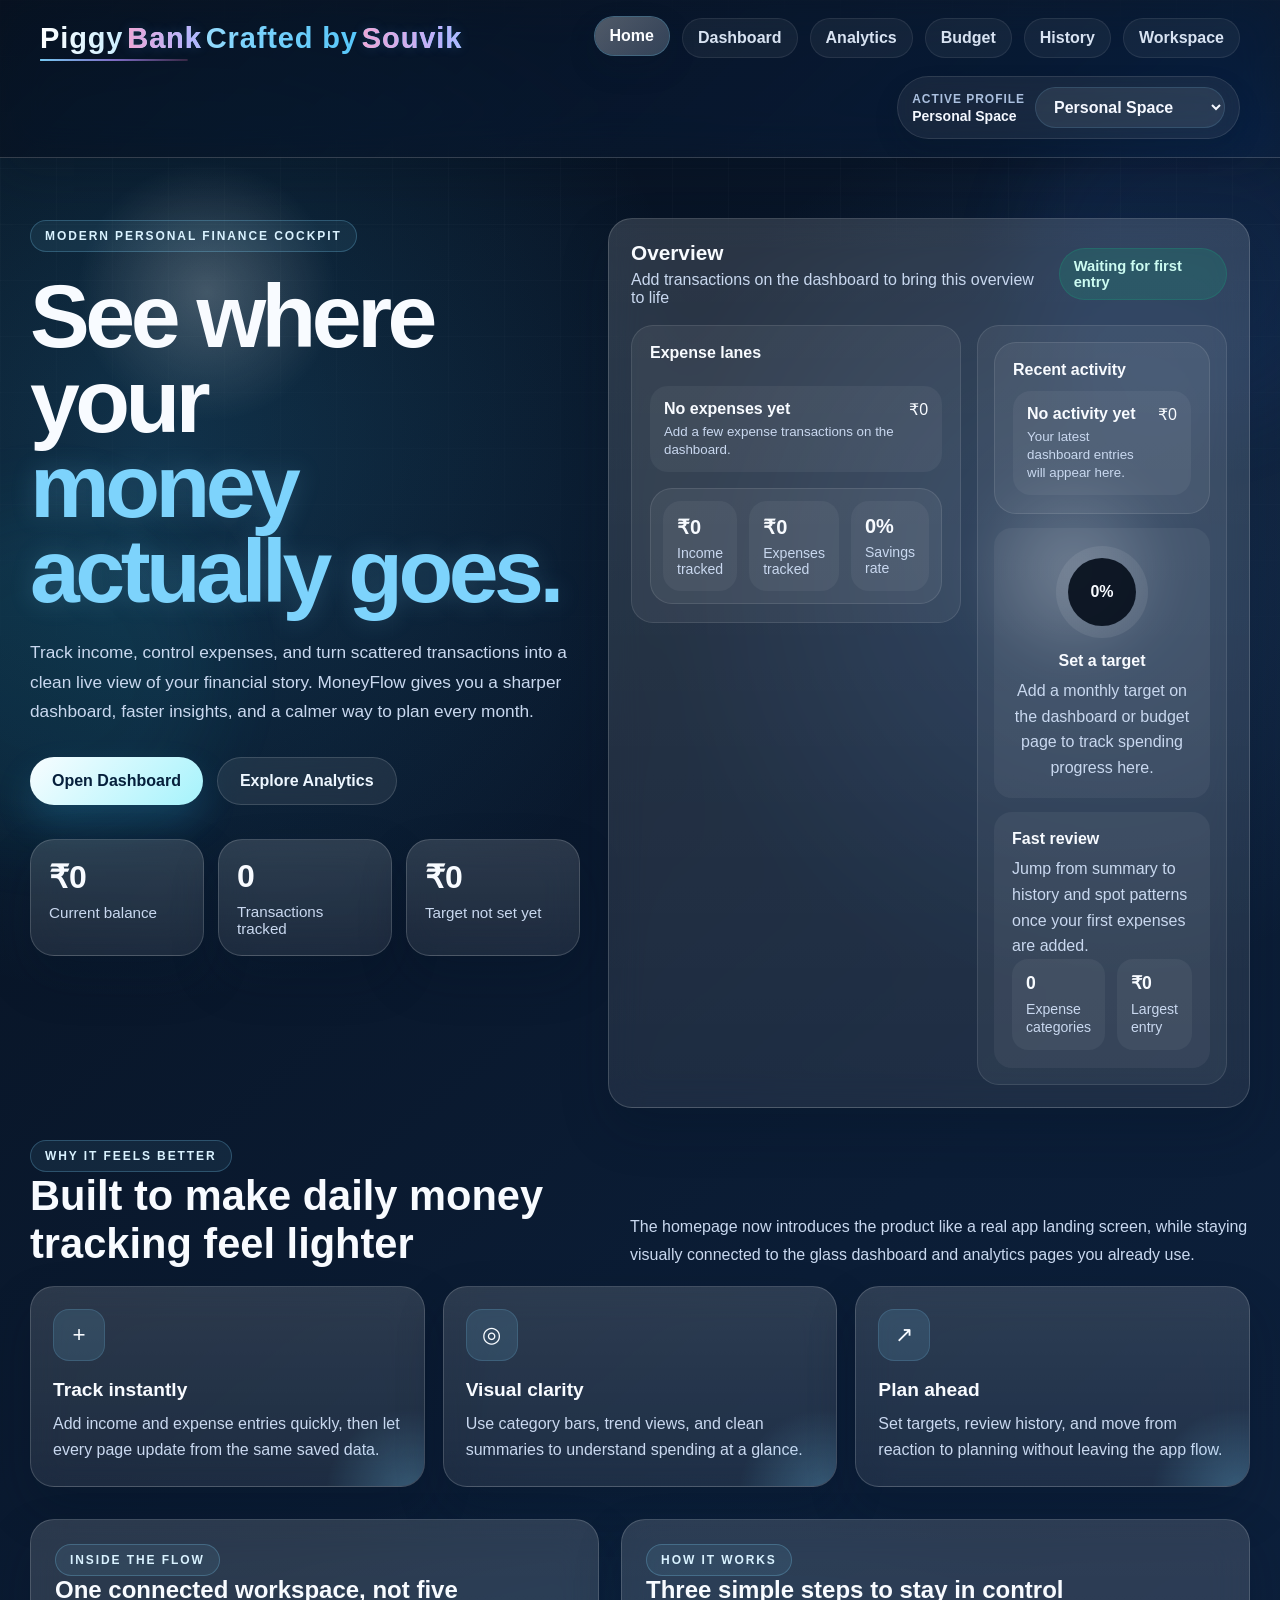
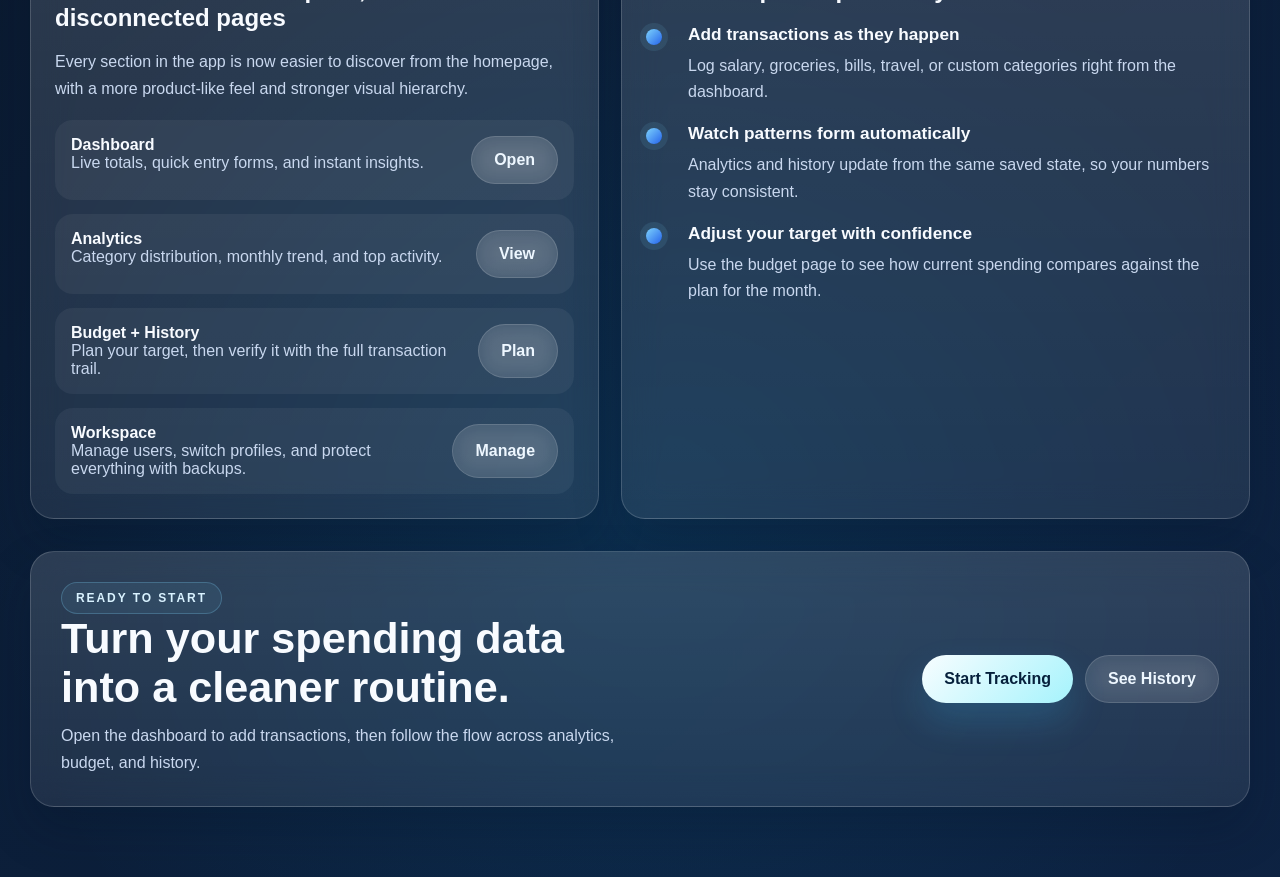
<file: index.html>
<!DOCTYPE html>
<html lang="en">
<head>
<meta charset="UTF-8">
<meta name="viewport" content="width=device-width, initial-scale=1.0">
<title>PiggyBank</title>

<link rel="stylesheet" href="CSS/homepage.css">
<link rel="stylesheet" href="CSS/shared.css">

</head>

<body>
<div class="grid-lines"></div>
<div class="orb one"></div>
<div class="orb two"></div>

<div class="navbar">
    <a href="index.html" class="logo">Piggy<span>Bank</span>Crafted by<span>Souvik</span></a>
    <div class="menu">
        <a href="index.html" class="active">Home</a>
        <a href="dashboard.html">Dashboard</a>
        <a href="analytics.html">Analytics</a>
        <a href="budget.html">Budget</a>
        <a href="history.html">History</a>
        <a href="workspace.html">Workspace</a>
    </div>
</div>

<main class="page">
    <section class="hero">
        <div class="hero-copy">
            <div class="eyebrow">Modern personal finance cockpit</div>
            <h1>
                See where your
                <span>money actually goes.</span>
            </h1>
            <p class="subtitle">
                Track income, control expenses, and turn scattered transactions into a clean live view of your financial story. MoneyFlow gives you a sharper dashboard, faster insights, and a calmer way to plan every month.
            </p>

            <div class="hero-actions">
                <a href="dashboard.html" class="cta">Open Dashboard</a>
                <a href="analytics.html" class="secondary-link">Explore Analytics</a>
            </div>

            <div class="hero-stats">
                <div class="glass-card hero-stat">
                    <strong id="heroStatPrimary">₹0</strong>
                    <span id="heroStatPrimaryLabel">Current balance</span>
                </div>
                <div class="glass-card hero-stat">
                    <strong id="heroStatSecondary">0</strong>
                    <span id="heroStatSecondaryLabel">Transactions tracked</span>
                </div>
                <div class="glass-card hero-stat">
                    <strong id="heroStatTertiary">₹0</strong>
                    <span id="heroStatTertiaryLabel">Monthly target left</span>
                </div>
            </div>
        </div>

        <div class="visual-stage">
            <div class="glass-card dashboard-shell">
                <div class="shell-top">
                    <div class="shell-title">
                        <strong>Overview</strong>
                        <span class="micro-copy" id="overviewSubtitle">A calm snapshot of this month</span>
                    </div>
                    <div class="status-pill" id="overviewStatus">Synced in realtime</div>
                </div>

                <div class="shell-grid">
                    <div class="chart-panel">
                        <strong id="expenseLanesTitle">Expense lanes</strong>
                        <div class="chart-lines" id="expenseLanes"></div>

                        <div class="summary-strip">
                            <div class="summary-chip">
                                <strong id="overviewIncome">₹0</strong>
                                <span>Income tracked</span>
                            </div>
                            <div class="summary-chip">
                                <strong id="overviewExpense">₹0</strong>
                                <span>Expenses tracked</span>
                            </div>
                            <div class="summary-chip">
                                <strong id="overviewSavingsRate">0%</strong>
                                <span>Savings rate</span>
                            </div>
                        </div>
                    </div>

                    <div class="overview-side">
                        <div class="activity-panel">
                            <strong>Recent activity</strong>
                            <div id="recentActivityList"></div>
                        </div>

                        <div class="integrated-card ring-card">
                            <div class="ring" id="budgetRing" data-progress="0%"></div>
                            <strong id="budgetRhythmTitle">Budget Rhythm</strong>
                            <p class="card-copy" id="budgetRhythmCopy">Stay ahead of overspending with live target progress built into the same overview.</p>
                        </div>

                        <div class="integrated-card floating-note">
                            <strong id="fastReviewTitle">Fast review</strong>
                            <p class="card-copy" id="fastReviewCopy">Jump from summary to history and spot patterns without digging through multiple screens.</p>
                            <div class="mini-overview">
                                <div class="mini-overview-card">
                                    <strong id="miniOverviewPrimary">0</strong>
                                    <span id="miniOverviewPrimaryLabel">Expense categories</span>
                                </div>
                                <div class="mini-overview-card">
                                    <strong id="miniOverviewSecondary">₹0</strong>
                                    <span id="miniOverviewSecondaryLabel">Largest entry</span>
                                </div>
                            </div>
                        </div>
                    </div>
                </div>
            </div>
        </div>
    </section>

    <section class="section">
        <div class="section-head">
            <div>
                <div class="eyebrow">Why it feels better</div>
                <h2>Built to make daily money tracking feel lighter</h2>
            </div>
            <p class="section-copy">
                The homepage now introduces the product like a real app landing screen, while staying visually connected to the glass dashboard and analytics pages you already use.
            </p>
        </div>

        <div class="feature-grid">
            <article class="glass-card feature-card">
                <div class="feature-icon">+</div>
                <div class="feature-text">
                    <h3>Track instantly</h3>
                    <p>Add income and expense entries quickly, then let every page update from the same saved data.</p>
                </div>
            </article>

            <article class="glass-card feature-card">
                <div class="feature-icon">◎</div>
                <div class="feature-text">
                    <h3>Visual clarity</h3>
                    <p>Use category bars, trend views, and clean summaries to understand spending at a glance.</p>
                </div>
            </article>

            <article class="glass-card feature-card">
                <div class="feature-icon">↗</div>
                <div class="feature-text">
                    <h3>Plan ahead</h3>
                    <p>Set targets, review history, and move from reaction to planning without leaving the app flow.</p>
                </div>
            </article>
        </div>
    </section>

    <section class="section showcase">
        <div class="glass-card showcase-panel">
            <div class="eyebrow">Inside the flow</div>
            <h2>One connected workspace, not five disconnected pages</h2>
            <p class="section-copy" style="margin-top: 16px;">
                Every section in the app is now easier to discover from the homepage, with a more product-like feel and stronger visual hierarchy.
            </p>

            <div class="mini-stack">
                <div class="mini-card">
                    <div>
                        <strong>Dashboard</strong>
                        <p class="card-copy">Live totals, quick entry forms, and instant insights.</p>
                    </div>
                    <a href="dashboard.html" class="secondary-link">Open</a>
                </div>

                <div class="mini-card">
                    <div>
                        <strong>Analytics</strong>
                        <p class="card-copy">Category distribution, monthly trend, and top activity.</p>
                    </div>
                    <a href="analytics.html" class="secondary-link">View</a>
                </div>

                <div class="mini-card">
                    <div>
                        <strong>Budget + History</strong>
                        <p class="card-copy">Plan your target, then verify it with the full transaction trail.</p>
                    </div>
                    <a href="budget.html" class="secondary-link">Plan</a>
                </div>

                <div class="mini-card">
                    <div>
                        <strong>Workspace</strong>
                        <p class="card-copy">Manage users, switch profiles, and protect everything with backups.</p>
                    </div>
                    <a href="workspace.html" class="secondary-link">Manage</a>
                </div>
            </div>
        </div>

        <div class="glass-card timeline-panel">
            <div class="eyebrow">How it works</div>
            <h2>Three simple steps to stay in control</h2>

            <div class="timeline">
                <div class="timeline-item">
                    <div class="timeline-dot"></div>
                    <div class="timeline-copy">
                        <h3>Add transactions as they happen</h3>
                        <p>Log salary, groceries, bills, travel, or custom categories right from the dashboard.</p>
                    </div>
                </div>

                <div class="timeline-item">
                    <div class="timeline-dot"></div>
                    <div class="timeline-copy">
                        <h3>Watch patterns form automatically</h3>
                        <p>Analytics and history update from the same saved state, so your numbers stay consistent.</p>
                    </div>
                </div>

                <div class="timeline-item">
                    <div class="timeline-dot"></div>
                    <div class="timeline-copy">
                        <h3>Adjust your target with confidence</h3>
                        <p>Use the budget page to see how current spending compares against the plan for the month.</p>
                    </div>
                </div>
            </div>
        </div>
    </section>

    <section class="glass-card footer-cta">
        <div>
            <div class="eyebrow">Ready to start</div>
            <h2>Turn your spending data into a cleaner routine.</h2>
            <p>Open the dashboard to add transactions, then follow the flow across analytics, budget, and history.</p>
        </div>

        <div class="footer-actions">
            <a href="dashboard.html" class="cta">Start Tracking</a>
            <a href="history.html" class="secondary-link">See History</a>
        </div>
    </section>
</main>

<script src="JS/app-core.js"></script>
<script src="JS/shared.js"></script>
<script src="JS/homepage.js"></script>

</body>
</html>
</file>
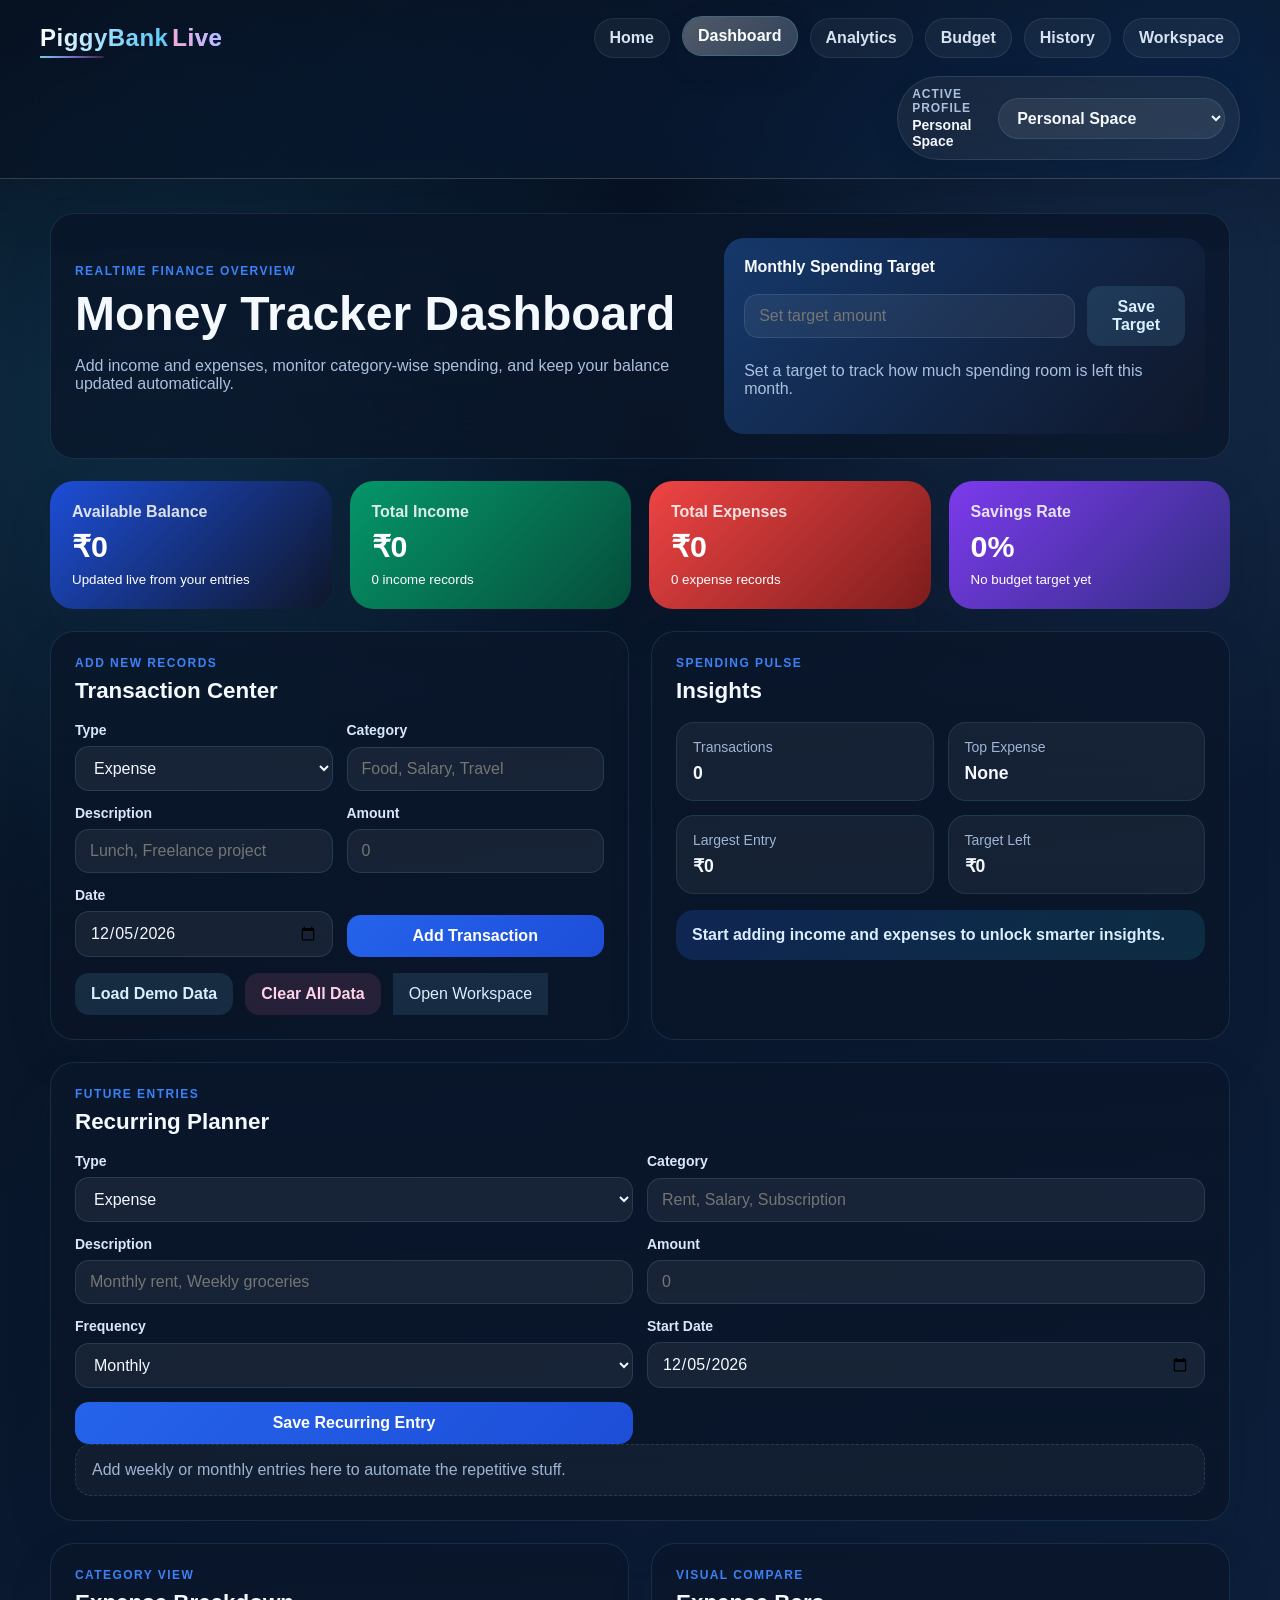
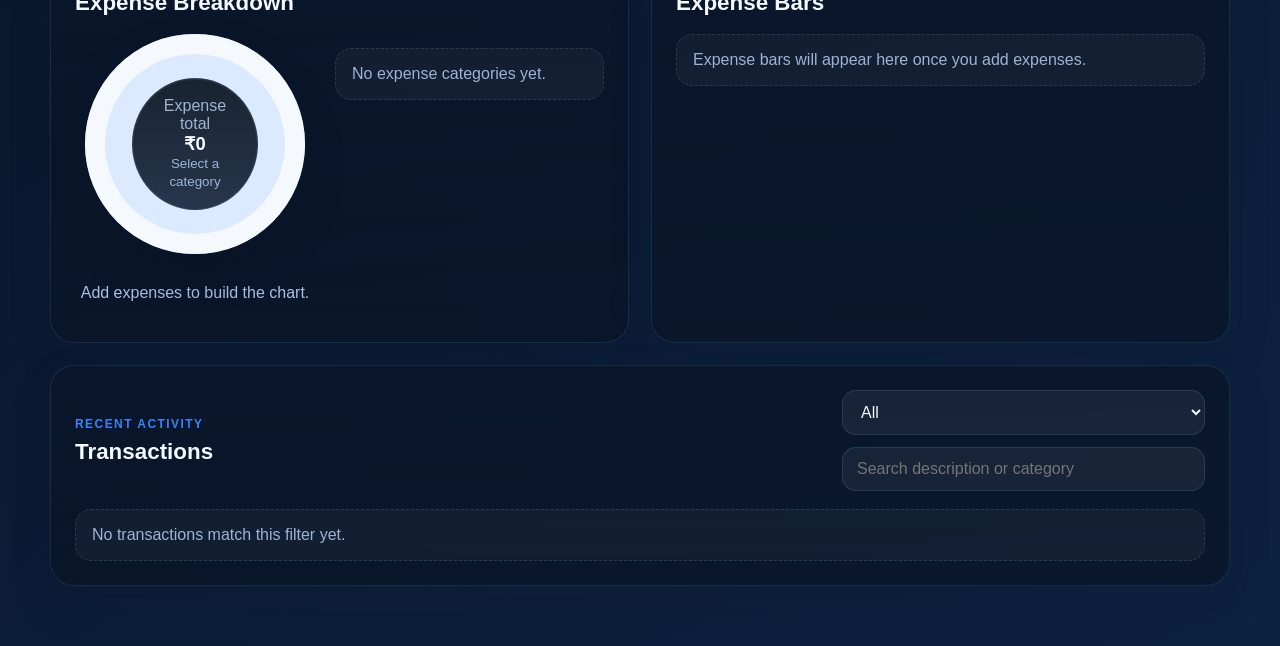
<file: dashboard.html>
<!DOCTYPE html>
<html lang="en">
<head>
  <meta charset="UTF-8">
  <meta name="viewport" content="width=device-width, initial-scale=1.0">
  <title>PiggyBank Dashboard</title>
  <link rel="stylesheet" href="CSS/dashboard.css">
  <link rel="stylesheet" href="CSS/shared.css">
</head>
<body>

<div class="navbar">
  <a href="index.html" class="logo">PiggyBank <span>Live</span></a>
  <div class="menu">
    <a href="index.html">Home</a>
    <a href="dashboard.html" class="active">Dashboard</a>
    <a href="analytics.html">Analytics</a>
    <a href="budget.html">Budget</a>
    <a href="history.html">History</a>
    <a href="workspace.html">Workspace</a>
  </div>
</div>

<div class="container">
  <section class="hero">
    <div>
      <p class="eyebrow">Realtime finance overview</p>
      <h1>Money Tracker Dashboard</h1>
      <p class="hero-copy">
        Add income and expenses, monitor category-wise spending, and keep your balance updated automatically.
      </p>
    </div>

    <div class="hero-actions">
      <div class="goal-card">
        <label for="budgetTarget">Monthly Spending Target</label>
        <div class="goal-input-row">
          <input id="budgetTarget" type="number" min="0" placeholder="Set target amount">
          <button type="button" class="secondary-btn" onclick="saveBudgetTarget()">Save Target</button>
        </div>
        <p id="budgetMessage" class="helper-text">Set a target to track how much spending room is left this month.</p>
      </div>
    </div>
  </section>

  <section class="cards">
    <div class="card balance">
      <span class="card-label">Available Balance</span>
      <strong id="balanceValue">₹0</strong>
      <small id="balanceMeta">Updated live from your entries</small>
    </div>
    <div class="card income">
      <span class="card-label">Total Income</span>
      <strong id="incomeValue">₹0</strong>
      <small id="incomeMeta">0 income records</small>
    </div>
    <div class="card expense">
      <span class="card-label">Total Expenses</span>
      <strong id="expenseValue">₹0</strong>
      <small id="expenseMeta">0 expense records</small>
    </div>
    <div class="card neutral">
      <span class="card-label">Savings Rate</span>
      <strong id="savingsRate">0%</strong>
      <small id="targetMeta">No budget target yet</small>
    </div>
  </section>

  <section class="main-grid">
    <div class="panel">
      <div class="panel-head">
        <div>
          <p class="panel-kicker">Add new records</p>
          <h2>Transaction Center</h2>
        </div>
      </div>

      <div class="form-grid">
        <div class="field">
          <label for="entryType">Type</label>
          <select id="entryType">
            <option value="expense">Expense</option>
            <option value="income">Income</option>
          </select>
        </div>

        <div class="field">
          <label for="entryCategory">Category</label>
          <input id="entryCategory" type="text" placeholder="Food, Salary, Travel">
        </div>

        <div class="field">
          <label for="entryDescription">Description</label>
          <input id="entryDescription" type="text" placeholder="Lunch, Freelance project">
        </div>

        <div class="field">
          <label for="entryAmount">Amount</label>
          <input id="entryAmount" type="number" min="0" step="0.01" placeholder="0">
        </div>

        <div class="field">
          <label for="entryDate">Date</label>
          <input id="entryDate" type="date">
        </div>

        <div class="field field-actions">
          <button type="button" class="primary-btn" onclick="addTransaction()">Add Transaction</button>
        </div>
      </div>

      <div class="quick-actions">
        <button type="button" class="secondary-btn" onclick="seedDemoData()">Load Demo Data</button>
        <button type="button" class="ghost-btn" onclick="clearAllData()">Clear All Data</button>
        <a href="workspace.html" class="secondary-btn quick-link">Open Workspace</a>
      </div>
    </div>

    <div class="panel">
      <div class="panel-head">
        <div>
          <p class="panel-kicker">Spending pulse</p>
          <h2>Insights</h2>
        </div>
      </div>

      <div class="stats-grid">
        <div class="mini-stat">
          <span>Transactions</span>
          <strong id="transactionCount">0</strong>
        </div>
        <div class="mini-stat">
          <span>Top Expense</span>
          <strong id="topCategory">None</strong>
        </div>
        <div class="mini-stat">
          <span>Largest Entry</span>
          <strong id="largestTransaction">₹0</strong>
        </div>
        <div class="mini-stat">
          <span>Target Left</span>
          <strong id="targetLeft">₹0</strong>
        </div>
      </div>

      <div id="insight" class="insight"></div>
    </div>
  </section>

  <section class="panel">
    <div class="panel-head">
      <div>
        <p class="panel-kicker">Future entries</p>
        <h2>Recurring Planner</h2>
      </div>
    </div>

    <div class="form-grid recurring-grid">
      <div class="field">
        <label for="recurringType">Type</label>
        <select id="recurringType">
          <option value="expense">Expense</option>
          <option value="income">Income</option>
        </select>
      </div>

      <div class="field">
        <label for="recurringCategory">Category</label>
        <input id="recurringCategory" type="text" placeholder="Rent, Salary, Subscription">
      </div>

      <div class="field">
        <label for="recurringDescription">Description</label>
        <input id="recurringDescription" type="text" placeholder="Monthly rent, Weekly groceries">
      </div>

      <div class="field">
        <label for="recurringAmount">Amount</label>
        <input id="recurringAmount" type="number" min="0" step="0.01" placeholder="0">
      </div>

      <div class="field">
        <label for="recurringFrequency">Frequency</label>
        <select id="recurringFrequency">
          <option value="monthly">Monthly</option>
          <option value="weekly">Weekly</option>
        </select>
      </div>

      <div class="field">
        <label for="recurringStartDate">Start Date</label>
        <input id="recurringStartDate" type="date">
      </div>

      <div class="field field-actions">
        <button type="button" class="primary-btn" onclick="addRecurringTransaction()">Save Recurring Entry</button>
      </div>
    </div>

    <div id="recurringList" class="recurring-list"></div>
  </section>

  <section class="visual-grid">
    <div class="panel">
      <div class="panel-head">
        <div>
          <p class="panel-kicker">Category view</p>
          <h2>Expense Breakdown</h2>
        </div>
      </div>

      <div class="chart-layout">
        <div class="pie-wrap">
          <div class="pie-shell">
            <div class="pie" id="pieChart"></div>
            <div class="pie-center">
              <span id="pieCenterLabel">Expense total</span>
              <strong id="pieCenterValue">₹0</strong>
              <small id="pieCenterMeta">Select a category</small>
            </div>
          </div>
          <p id="pieInfo" class="helper-text">Add expenses to build the chart.</p>
        </div>

        <div>
          <div id="categoryHighlights" class="category-highlights"></div>
          <div id="categoryList" class="category-list"></div>
        </div>
      </div>
    </div>

    <div class="panel">
      <div class="panel-head">
        <div>
          <p class="panel-kicker">Visual compare</p>
          <h2>Expense Bars</h2>
        </div>
      </div>
      <div id="barGraph" class="bar-graph"></div>
    </div>
  </section>

  <section class="panel">
    <div class="panel-head transactions-head">
      <div>
        <p class="panel-kicker">Recent activity</p>
        <h2>Transactions</h2>
      </div>

      <div class="table-controls">
        <select id="filterType" onchange="renderTransactions()">
          <option value="all">All</option>
          <option value="income">Income</option>
          <option value="expense">Expenses</option>
        </select>
        <input id="searchText" type="text" placeholder="Search description or category" oninput="renderTransactions()">
      </div>
    </div>

    <div id="transactionList" class="transaction-list"></div>
  </section>
</div>

<script src="JS/app-core.js"></script>
<script src="JS/shared.js"></script>
<script src="JS/dashboard.js"></script>

</body>
</html>
</file>
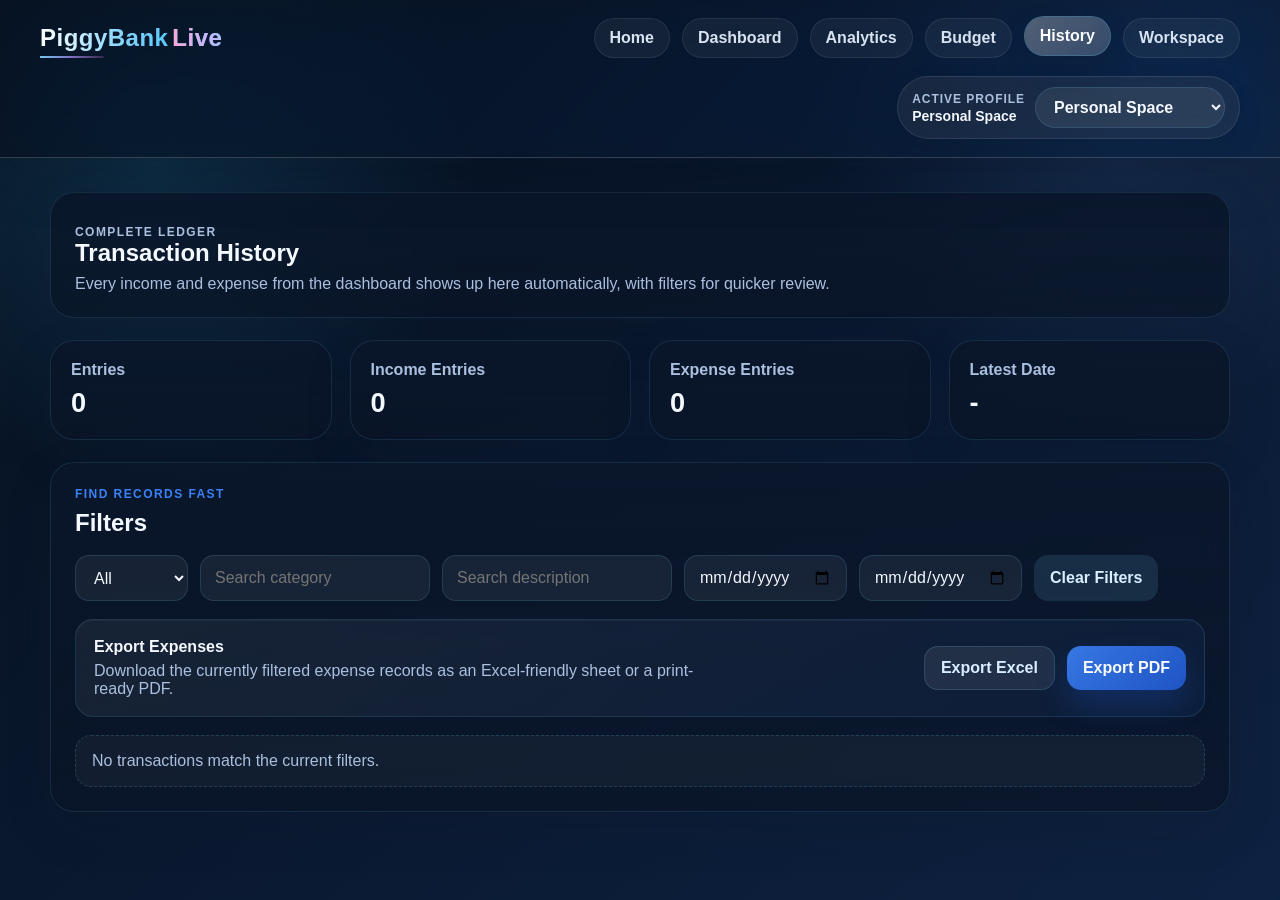
<file: history.html>
<!DOCTYPE html>
<html lang="en">
<head>
  <meta charset="UTF-8">
  <meta name="viewport" content="width=device-width, initial-scale=1.0">
  <title>Transaction History</title>
  <link rel="stylesheet" href="CSS/history.css">
  <link rel="stylesheet" href="CSS/shared.css">
</head>
<body>
  <div class="navbar">
    <a href="index.html" class="logo">PiggyBank <span>Live</span></a>
    <div class="menu">
      <a href="index.html">Home</a>
      <a href="dashboard.html">Dashboard</a>
      <a href="analytics.html">Analytics</a>
      <a href="budget.html">Budget</a>
      <a href="history.html" class="active">History</a>
      <a href="workspace.html">Workspace</a>
    </div>
  </div>

  <div class="container">
    <section class="hero">
      <p class="eyebrow">Complete ledger</p>
      <h1>Transaction History</h1>
      <p>Every income and expense from the dashboard shows up here automatically, with filters for quicker review.</p>
    </section>

    <section class="stats">
      <div class="stat">
        <span>Entries</span>
        <strong id="entryCount">0</strong>
      </div>
      <div class="stat">
        <span>Income Entries</span>
        <strong id="incomeCount">0</strong>
      </div>
      <div class="stat">
        <span>Expense Entries</span>
        <strong id="expenseCount">0</strong>
      </div>
      <div class="stat">
        <span>Latest Date</span>
        <strong id="latestDate">-</strong>
      </div>
    </section>

    <section class="panel">
      <p class="eyebrow">Find records fast</p>
      <h2>Filters</h2>
      <div class="controls">
        <select id="typeFilter" onchange="render()">
          <option value="all">All</option>
          <option value="income">Income</option>
          <option value="expense">Expense</option>
        </select>
        <input id="categoryFilter" type="text" placeholder="Search category" oninput="render()">
        <input id="searchFilter" type="text" placeholder="Search description" oninput="render()">
        <input id="fromDateFilter" type="date" onchange="render()">
        <input id="toDateFilter" type="date" onchange="render()">
        <button type="button" onclick="clearFilters()">Clear Filters</button>
      </div>
      <div class="export-bar">
        <div>
          <p class="export-title">Export Expenses</p>
          <p class="export-copy">Download the currently filtered expense records as an Excel-friendly sheet or a print-ready PDF.</p>
        </div>
        <div class="export-actions">
          <button type="button" class="button-secondary" onclick="exportExpensesToCSV()">Export Excel</button>
          <button type="button" class="button-primary" onclick="exportExpensesToPDF()">Export PDF</button>
        </div>
      </div>
      <div id="historyList" class="list"></div>
    </section>
  </div>

  <script src="JS/app-core.js"></script>
  <script src="JS/shared.js"></script>
  <script src="JS/history.js"></script>
</body>
</html>
</file>
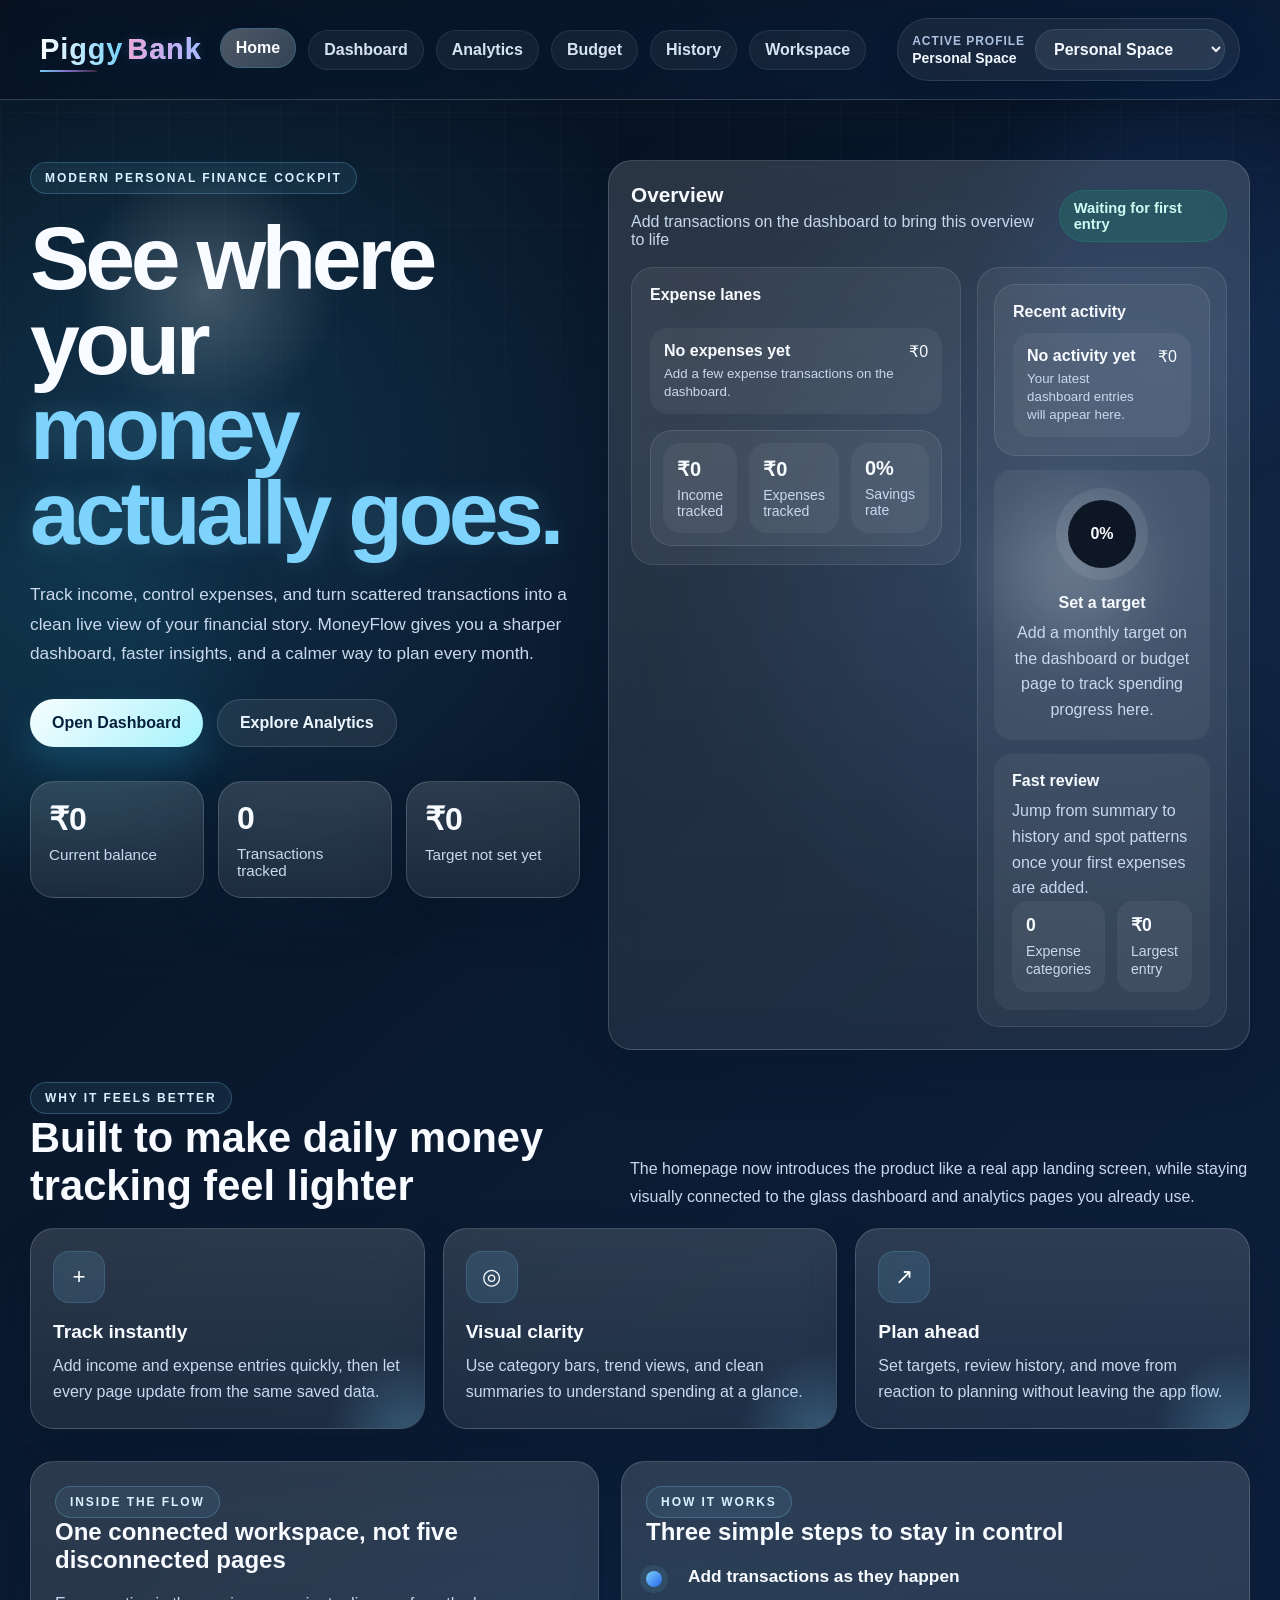
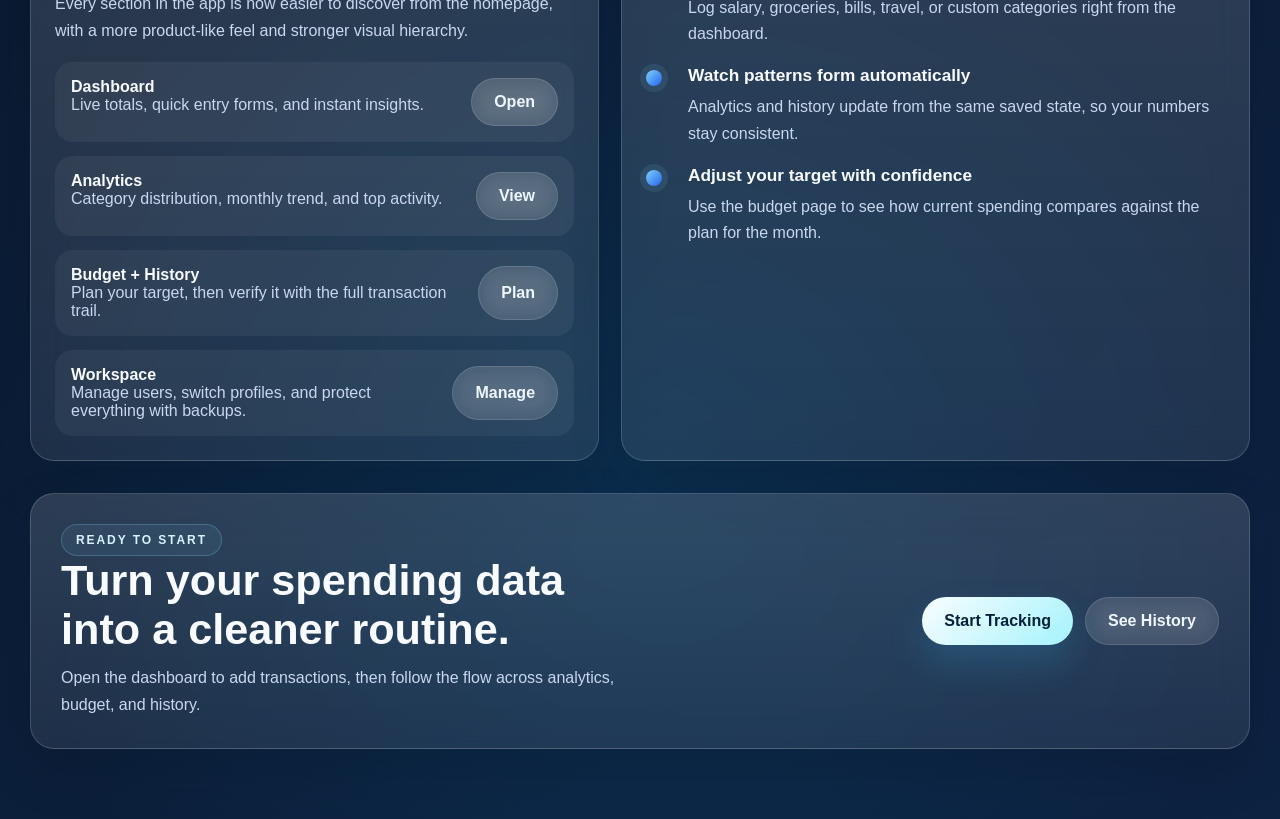
<file: homepage.html>
<!DOCTYPE html>
<html lang="en">
<head>
<meta charset="UTF-8">
<meta name="viewport" content="width=device-width, initial-scale=1.0">
<title>PiggyBank</title>

<link rel="stylesheet" href="../CSS/homepage.css">
<link rel="stylesheet" href="../CSS/shared.css">

</head>

<body>
<div class="grid-lines"></div>
<div class="orb one"></div>
<div class="orb two"></div>

<div class="navbar">
    <a href="homepage.html" class="logo">Piggy<span>Bank</span></a>
    <div class="menu">
        <a href="homepage.html" class="active">Home</a>
        <a href="dashboard.html">Dashboard</a>
        <a href="analytics.html">Analytics</a>
        <a href="budget.html">Budget</a>
        <a href="history.html">History</a>
        <a href="workspace.html">Workspace</a>
    </div>
</div>

<main class="page">
    <section class="hero">
        <div class="hero-copy">
            <div class="eyebrow">Modern personal finance cockpit</div>
            <h1>
                See where your
                <span>money actually goes.</span>
            </h1>
            <p class="subtitle">
                Track income, control expenses, and turn scattered transactions into a clean live view of your financial story. MoneyFlow gives you a sharper dashboard, faster insights, and a calmer way to plan every month.
            </p>

            <div class="hero-actions">
                <a href="dashboard.html" class="cta">Open Dashboard</a>
                <a href="analytics.html" class="secondary-link">Explore Analytics</a>
            </div>

            <div class="hero-stats">
                <div class="glass-card hero-stat">
                    <strong id="heroStatPrimary">₹0</strong>
                    <span id="heroStatPrimaryLabel">Current balance</span>
                </div>
                <div class="glass-card hero-stat">
                    <strong id="heroStatSecondary">0</strong>
                    <span id="heroStatSecondaryLabel">Transactions tracked</span>
                </div>
                <div class="glass-card hero-stat">
                    <strong id="heroStatTertiary">₹0</strong>
                    <span id="heroStatTertiaryLabel">Monthly target left</span>
                </div>
            </div>
        </div>

        <div class="visual-stage">
            <div class="glass-card dashboard-shell">
                <div class="shell-top">
                    <div class="shell-title">
                        <strong>Overview</strong>
                        <span class="micro-copy" id="overviewSubtitle">A calm snapshot of this month</span>
                    </div>
                    <div class="status-pill" id="overviewStatus">Synced in realtime</div>
                </div>

                <div class="shell-grid">
                    <div class="chart-panel">
                        <strong id="expenseLanesTitle">Expense lanes</strong>
                        <div class="chart-lines" id="expenseLanes"></div>

                        <div class="summary-strip">
                            <div class="summary-chip">
                                <strong id="overviewIncome">₹0</strong>
                                <span>Income tracked</span>
                            </div>
                            <div class="summary-chip">
                                <strong id="overviewExpense">₹0</strong>
                                <span>Expenses tracked</span>
                            </div>
                            <div class="summary-chip">
                                <strong id="overviewSavingsRate">0%</strong>
                                <span>Savings rate</span>
                            </div>
                        </div>
                    </div>

                    <div class="overview-side">
                        <div class="activity-panel">
                            <strong>Recent activity</strong>
                            <div id="recentActivityList"></div>
                        </div>

                        <div class="integrated-card ring-card">
                            <div class="ring" id="budgetRing" data-progress="0%"></div>
                            <strong id="budgetRhythmTitle">Budget Rhythm</strong>
                            <p class="card-copy" id="budgetRhythmCopy">Stay ahead of overspending with live target progress built into the same overview.</p>
                        </div>

                        <div class="integrated-card floating-note">
                            <strong id="fastReviewTitle">Fast review</strong>
                            <p class="card-copy" id="fastReviewCopy">Jump from summary to history and spot patterns without digging through multiple screens.</p>
                            <div class="mini-overview">
                                <div class="mini-overview-card">
                                    <strong id="miniOverviewPrimary">0</strong>
                                    <span id="miniOverviewPrimaryLabel">Expense categories</span>
                                </div>
                                <div class="mini-overview-card">
                                    <strong id="miniOverviewSecondary">₹0</strong>
                                    <span id="miniOverviewSecondaryLabel">Largest entry</span>
                                </div>
                            </div>
                        </div>
                    </div>
                </div>
            </div>
        </div>
    </section>

    <section class="section">
        <div class="section-head">
            <div>
                <div class="eyebrow">Why it feels better</div>
                <h2>Built to make daily money tracking feel lighter</h2>
            </div>
            <p class="section-copy">
                The homepage now introduces the product like a real app landing screen, while staying visually connected to the glass dashboard and analytics pages you already use.
            </p>
        </div>

        <div class="feature-grid">
            <article class="glass-card feature-card">
                <div class="feature-icon">+</div>
                <div class="feature-text">
                    <h3>Track instantly</h3>
                    <p>Add income and expense entries quickly, then let every page update from the same saved data.</p>
                </div>
            </article>

            <article class="glass-card feature-card">
                <div class="feature-icon">◎</div>
                <div class="feature-text">
                    <h3>Visual clarity</h3>
                    <p>Use category bars, trend views, and clean summaries to understand spending at a glance.</p>
                </div>
            </article>

            <article class="glass-card feature-card">
                <div class="feature-icon">↗</div>
                <div class="feature-text">
                    <h3>Plan ahead</h3>
                    <p>Set targets, review history, and move from reaction to planning without leaving the app flow.</p>
                </div>
            </article>
        </div>
    </section>

    <section class="section showcase">
        <div class="glass-card showcase-panel">
            <div class="eyebrow">Inside the flow</div>
            <h2>One connected workspace, not five disconnected pages</h2>
            <p class="section-copy" style="margin-top: 16px;">
                Every section in the app is now easier to discover from the homepage, with a more product-like feel and stronger visual hierarchy.
            </p>

            <div class="mini-stack">
                <div class="mini-card">
                    <div>
                        <strong>Dashboard</strong>
                        <p class="card-copy">Live totals, quick entry forms, and instant insights.</p>
                    </div>
                    <a href="dashboard.html" class="secondary-link">Open</a>
                </div>

                <div class="mini-card">
                    <div>
                        <strong>Analytics</strong>
                        <p class="card-copy">Category distribution, monthly trend, and top activity.</p>
                    </div>
                    <a href="analytics.html" class="secondary-link">View</a>
                </div>

                <div class="mini-card">
                    <div>
                        <strong>Budget + History</strong>
                        <p class="card-copy">Plan your target, then verify it with the full transaction trail.</p>
                    </div>
                    <a href="budget.html" class="secondary-link">Plan</a>
                </div>

                <div class="mini-card">
                    <div>
                        <strong>Workspace</strong>
                        <p class="card-copy">Manage users, switch profiles, and protect everything with backups.</p>
                    </div>
                    <a href="workspace.html" class="secondary-link">Manage</a>
                </div>
            </div>
        </div>

        <div class="glass-card timeline-panel">
            <div class="eyebrow">How it works</div>
            <h2>Three simple steps to stay in control</h2>

            <div class="timeline">
                <div class="timeline-item">
                    <div class="timeline-dot"></div>
                    <div class="timeline-copy">
                        <h3>Add transactions as they happen</h3>
                        <p>Log salary, groceries, bills, travel, or custom categories right from the dashboard.</p>
                    </div>
                </div>

                <div class="timeline-item">
                    <div class="timeline-dot"></div>
                    <div class="timeline-copy">
                        <h3>Watch patterns form automatically</h3>
                        <p>Analytics and history update from the same saved state, so your numbers stay consistent.</p>
                    </div>
                </div>

                <div class="timeline-item">
                    <div class="timeline-dot"></div>
                    <div class="timeline-copy">
                        <h3>Adjust your target with confidence</h3>
                        <p>Use the budget page to see how current spending compares against the plan for the month.</p>
                    </div>
                </div>
            </div>
        </div>
    </section>

    <section class="glass-card footer-cta">
        <div>
            <div class="eyebrow">Ready to start</div>
            <h2>Turn your spending data into a cleaner routine.</h2>
            <p>Open the dashboard to add transactions, then follow the flow across analytics, budget, and history.</p>
        </div>

        <div class="footer-actions">
            <a href="dashboard.html" class="cta">Start Tracking</a>
            <a href="history.html" class="secondary-link">See History</a>
        </div>
    </section>
</main>

<script src="../JS/app-core.js"></script>
<script src="../JS/shared.js"></script>
<script src="../JS/homepage.js"></script>

</body>
</html>
</file>
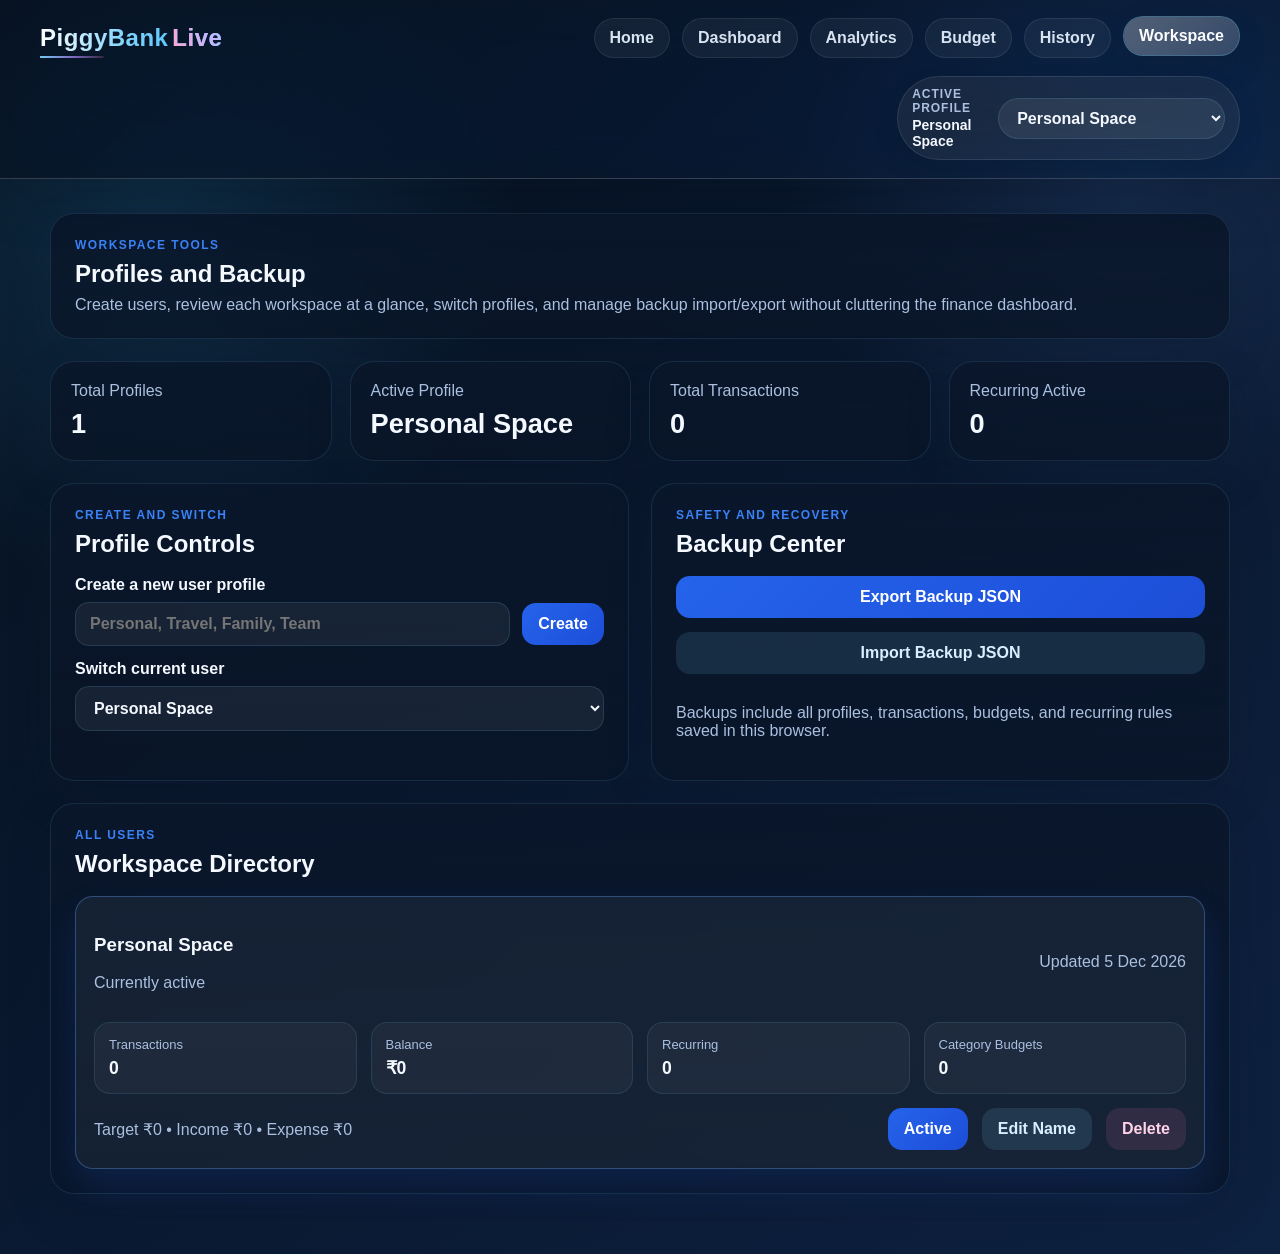
<file: workspace.html>
<!DOCTYPE html>
<html lang="en">
<head>
  <meta charset="UTF-8">
  <meta name="viewport" content="width=device-width, initial-scale=1.0">
  <title>Workspace Tools</title>
  <link rel="stylesheet" href="CSS/workspace.css">
  <link rel="stylesheet" href="CSS/shared.css">
</head>
<body>
  <div class="navbar">
    <a href="index.html" class="logo">PiggyBank <span>Live</span></a>
    <div class="menu">
      <a href="index.html">Home</a>
      <a href="dashboard.html">Dashboard</a>
      <a href="analytics.html">Analytics</a>
      <a href="budget.html">Budget</a>
      <a href="history.html">History</a>
      <a href="workspace.html" class="active">Workspace</a>
    </div>
  </div>

  <div class="container">
    <section class="hero">
      <p class="eyebrow">Workspace tools</p>
      <h1>Profiles and Backup</h1>
      <p>Create users, review each workspace at a glance, switch profiles, and manage backup import/export without cluttering the finance dashboard.</p>
    </section>

    <section class="stats">
      <div class="stat">
        <span>Total Profiles</span>
        <strong id="profileCount">0</strong>
      </div>
      <div class="stat">
        <span>Active Profile</span>
        <strong id="activeProfileName">-</strong>
      </div>
      <div class="stat">
        <span>Total Transactions</span>
        <strong id="totalTransactionCount">0</strong>
      </div>
      <div class="stat">
        <span>Recurring Active</span>
        <strong id="recurringCount">0</strong>
      </div>
    </section>

    <section class="grid">
      <div class="panel">
        <p class="eyebrow">Create and switch</p>
        <h2>Profile Controls</h2>
        <div class="field-grid">
          <label>
            Create a new user profile
            <div class="inline-field">
              <input id="newProfileName" type="text" placeholder="Personal, Travel, Family, Team">
              <button type="button" onclick="createProfileFromInput()">Create</button>
            </div>
          </label>

          <label>
            Switch current user
            <select id="workspaceProfileSelect" onchange="switchProfileFromPage()"></select>
          </label>
        </div>
      </div>

      <div class="panel">
        <p class="eyebrow">Safety and recovery</p>
        <h2>Backup Center</h2>
        <div class="field-grid">
          <button type="button" onclick="exportBackupFile()">Export Backup JSON</button>
          <button type="button" class="secondary" onclick="triggerImportBackup()">Import Backup JSON</button>
          <input id="backupImportInput" type="file" accept="application/json" hidden onchange="importBackupFile(event)">
          <p class="helper">Backups include all profiles, transactions, budgets, and recurring rules saved in this browser.</p>
        </div>
      </div>
    </section>

    <section class="panel">
      <p class="eyebrow">All users</p>
      <h2>Workspace Directory</h2>
      <div id="profileList" class="profile-list"></div>
    </section>
  </div>

  <script src="JS/app-core.js"></script>
  <script src="JS/shared.js"></script>
  <script src="JS/workspace.js"></script>
</body>
</html>
</file>
<file: CSS/homepage.css>
* {
    margin: 0;
    padding: 0;
    box-sizing: border-box;
    font-family: "Segoe UI", Arial, sans-serif;
}

:root {
    --bg-1: #07101d;
    --bg-2: #10284e;
    --panel: rgba(255, 255, 255, 0.1);
    --panel-strong: rgba(255, 255, 255, 0.14);
    --border: rgba(255, 255, 255, 0.16);
    --text: #f8fbff;
    --muted: #c9d8ef;
    --accent: #7dd3fc;
    --accent-strong: #38bdf8;
    --glow: rgba(125, 211, 252, 0.28);
}

body {
    min-height: 100vh;
    color: var(--text);
    background:
        radial-gradient(circle at 12% 18%, rgba(56, 189, 248, 0.18), transparent 24%),
        radial-gradient(circle at 84% 22%, rgba(96, 165, 250, 0.16), transparent 20%),
        radial-gradient(circle at 50% 85%, rgba(14, 165, 233, 0.12), transparent 30%),
        linear-gradient(140deg, var(--bg-1) 0%, #0b1d36 38%, var(--bg-2) 100%);
    background-size: 100% 100%, 100% 100%, 100% 100%, 145% 145%;
    animation: atmosphereShift 18s ease-in-out infinite;
    overflow-x: hidden;
    position: relative;
}

body::before,
body::after {
    content: "";
    position: fixed;
    inset: auto;
    width: 340px;
    height: 340px;
    border-radius: 50%;
    filter: blur(40px);
    opacity: 0.4;
    pointer-events: none;
    z-index: 0;
}

body::before {
    top: 90px;
    right: -80px;
    background: rgba(59, 130, 246, 0.22);
}

body::after {
    left: -120px;
    bottom: 60px;
    background: rgba(34, 211, 238, 0.18);
}

.grid-lines {
    position: fixed;
    inset: 0;
    background-image:
        linear-gradient(rgba(255,255,255,0.04) 1px, transparent 1px),
        linear-gradient(90deg, rgba(255,255,255,0.04) 1px, transparent 1px);
    background-size: 56px 56px;
    mask-image: linear-gradient(to bottom, rgba(0,0,0,0.65), transparent 92%);
    pointer-events: none;
    z-index: 0;
}

.orb {
    position: fixed;
    border-radius: 50%;
    background: radial-gradient(circle, rgba(255,255,255,0.22), rgba(255,255,255,0.02) 65%, transparent 72%);
    pointer-events: none;
    z-index: 0;
    animation: drift 14s ease-in-out infinite;
}

.orb.one {
    width: 260px;
    height: 260px;
    top: 18%;
    left: 6%;
}

.orb.two {
    width: 210px;
    height: 210px;
    right: 8%;
    top: 52%;
    animation-delay: -4s;
}

.navbar {
    width: 100%;
    background: linear-gradient(135deg, rgba(8, 17, 31, 0.78), rgba(15, 34, 61, 0.48));
    display: flex;
    justify-content: space-between;
    align-items: center;
    gap: 18px;
    flex-wrap: wrap;
    padding: 18px 40px;
    position: sticky;
    top: 0;
    z-index: 10;
    backdrop-filter: blur(22px) saturate(160%);
    -webkit-backdrop-filter: blur(22px) saturate(160%);
    border-bottom: 1px solid rgba(255, 255, 255, 0.18);
    box-shadow: 0 18px 48px rgba(8, 17, 31, 0.22);
    animation: navFloatIn 0.7s ease;
}

.logo {
    font-size: 29px;
    font-weight: 900;
    letter-spacing: 0.03em;
    display: inline-flex;
    align-items: center;
    gap: 4px;
    background: linear-gradient(90deg, #ffffff 0%, #7dd3fc 22%, #38bdf8 44%, #a78bfa 68%, #f472b6 100%);
    background-size: 220% 100%;
    -webkit-background-clip: text;
    -webkit-text-fill-color: transparent;
    text-decoration: none;
    position: relative;
    animation: logoShift 7s linear infinite;
}

.logo span {
    background: linear-gradient(90deg, #f9a8d4 0%, #c4b5fd 40%, #67e8f9 100%);
    background-size: 200% 100%;
    -webkit-background-clip: text;
    -webkit-text-fill-color: transparent;
    text-shadow: 0 0 12px rgba(96,165,250,0.22);
    animation: logoShift 5.5s linear infinite reverse;
}

.logo::after {
    content: "";
    position: absolute;
    left: 0;
    bottom: -6px;
    width: 100%;
    height: 2px;
    border-radius: 999px;
    background: linear-gradient(90deg, rgba(125,211,252,0.95), rgba(167,139,250,0.75), rgba(244,114,182,0.2));
    transform: scaleX(0.35);
    transform-origin: left;
    transition: transform 0.28s ease;
}

.logo:hover::after {
    transform: scaleX(1);
}

.menu {
    display: flex;
    flex-wrap: wrap;
    gap: 12px;
    align-items: center;
}

.menu a {
    color: #d8e3f2;
    text-decoration: none;
    font-weight: 700;
    position: relative;
    padding: 10px 15px;
    border-radius: 999px;
    background: rgba(255, 255, 255, 0.05);
    border: 1px solid rgba(255, 255, 255, 0.08);
    overflow: hidden;
    transition: transform 0.22s ease, background 0.22s ease, color 0.22s ease, border-color 0.22s ease, box-shadow 0.22s ease;
}

.menu a::before {
    content: "";
    position: absolute;
    inset: 0;
    border-radius: inherit;
    background: linear-gradient(135deg, rgba(255,255,255,0.18), rgba(147,197,253,0.08));
    opacity: 0;
    transition: opacity 0.22s ease;
}

.menu a:hover,
.menu a.active {
    color: #ffffff;
    border-color: rgba(125, 211, 252, 0.3);
    background: rgba(255, 255, 255, 0.14);
    box-shadow: 0 12px 28px rgba(15, 23, 42, 0.2);
    transform: translateY(-2px);
}

.menu a:hover::before,
.menu a.active::before {
    opacity: 1;
}

.page {
    width: min(1220px, calc(100% - 32px));
    margin: 0 auto;
    padding: 34px 0 70px;
    position: relative;
    z-index: 1;
}

.hero {
    display: grid;
    grid-template-columns: 1.1fr 0.9fr;
    gap: 28px;
    align-items: stretch;
}

.hero-copy {
    padding: 28px 0 10px;
    animation: riseIn 0.9s ease;
}

.eyebrow {
    display: inline-flex;
    align-items: center;
    gap: 10px;
    padding: 8px 14px;
    border-radius: 999px;
    border: 1px solid rgba(125, 211, 252, 0.25);
    background: rgba(125, 211, 252, 0.08);
    color: #d9f2ff;
    text-transform: uppercase;
    letter-spacing: 0.16em;
    font-size: 12px;
    font-weight: 800;
}

.hero h1 {
    margin-top: 22px;
    font-size: clamp(3rem, 7vw, 5.6rem);
    line-height: 0.95;
    letter-spacing: -0.05em;
    max-width: 700px;
}

.hero h1 span {
    display: block;
    color: var(--accent);
    text-shadow: 0 0 26px rgba(125, 211, 252, 0.2);
}

.subtitle {
    margin-top: 24px;
    max-width: 620px;
    color: var(--muted);
    font-size: 1.08rem;
    line-height: 1.7;
}

.hero-actions {
    margin-top: 30px;
    display: flex;
    gap: 14px;
    flex-wrap: wrap;
}

.cta,
.secondary-link {
    text-decoration: none;
    display: inline-flex;
    align-items: center;
    justify-content: center;
    gap: 10px;
    padding: 14px 22px;
    border-radius: 999px;
    font-weight: 800;
    transition: transform 0.22s ease, box-shadow 0.22s ease, background 0.22s ease, border-color 0.22s ease;
}

.cta {
    color: #06203c;
    background: linear-gradient(135deg, #f8fdff, #a5f3fc);
    box-shadow: 0 18px 36px rgba(56, 189, 248, 0.18);
}

.secondary-link {
    color: #eef7ff;
    background: rgba(255, 255, 255, 0.08);
    border: 1px solid rgba(255, 255, 255, 0.14);
    backdrop-filter: blur(12px);
}

.cta:hover,
.secondary-link:hover {
    transform: translateY(-2px);
    box-shadow: 0 18px 30px rgba(15, 23, 42, 0.24);
}

.hero-stats {
    display: grid;
    grid-template-columns: repeat(3, 1fr);
    gap: 14px;
    margin-top: 34px;
}

.glass-card {
    background: linear-gradient(180deg, rgba(255,255,255,0.14), rgba(255,255,255,0.08));
    border: 1px solid var(--border);
    border-radius: 24px;
    backdrop-filter: blur(18px);
    -webkit-backdrop-filter: blur(18px);
    box-shadow: 0 22px 48px rgba(6, 18, 36, 0.22);
    transition: transform 0.3s ease, box-shadow 0.3s ease, border-color 0.3s ease;
}

.glass-card:hover {
    transform: translateY(-4px);
    box-shadow: 0 28px 58px rgba(6, 18, 36, 0.28);
    border-color: rgba(125, 211, 252, 0.22);
}

.hero-stat {
    padding: 18px;
    animation: riseIn 1s ease;
}

.hero-stat strong {
    display: block;
    font-size: 2rem;
}

.hero-stat span {
    display: block;
    margin-top: 8px;
    color: var(--muted);
    font-size: 0.95rem;
}

.visual-stage {
    position: relative;
    min-height: auto;
    overflow: visible;
    padding: 26px 0 0;
    border-radius: 30px;
    animation: fadeScale 1s ease;
}

.dashboard-shell {
    position: relative;
    min-width: 0;
    min-height: auto;
    width: 100%;
    padding: 22px;
    overflow: hidden;
    animation: floatSoft 8s ease-in-out infinite;
}

.dashboard-shell::before {
    content: "";
    position: absolute;
    inset: -30% auto auto -10%;
    width: 220px;
    height: 220px;
    background: radial-gradient(circle, rgba(125, 211, 252, 0.28), transparent 70%);
    pointer-events: none;
}

.shell-top {
    display: flex;
    justify-content: space-between;
    align-items: center;
    gap: 12px;
    padding-bottom: 18px;
}

.shell-title {
    display: grid;
    gap: 6px;
}

.shell-title strong {
    font-size: 1.3rem;
}

.shell-title span,
.micro-copy,
.card-copy,
.list-item small,
.feature-text p,
.section-copy,
.timeline-copy p {
    color: var(--muted);
}

.status-pill {
    padding: 9px 14px;
    border-radius: 999px;
    font-weight: 700;
    font-size: 0.92rem;
    background: rgba(16, 185, 129, 0.16);
    color: #ccfbf1;
    border: 1px solid rgba(16, 185, 129, 0.2);
}

.shell-grid {
    display: grid;
    grid-template-columns: 1.15fr 0.85fr;
    gap: 16px;
    align-items: start;
}

.chart-panel,
.activity-panel,
.summary-strip,
.overview-side {
    background: rgba(255, 255, 255, 0.06);
    border: 1px solid rgba(255,255,255,0.1);
    border-radius: 22px;
}

.overview-side {
    padding: 16px;
    display: grid;
    gap: 14px;
}

.summary-strip {
    margin-top: 16px;
    display: grid;
    grid-template-columns: repeat(3, 1fr);
    gap: 12px;
    padding: 12px;
}

.summary-chip {
    padding: 14px;
    border-radius: 18px;
    background: rgba(255,255,255,0.05);
    transition: transform 0.22s ease, background 0.22s ease;
}

.summary-chip:hover,
.mini-card:hover,
.mini-overview-card:hover {
    transform: translateY(-2px);
    background: rgba(255,255,255,0.08);
}

.summary-chip strong {
    display: block;
    font-size: 1.25rem;
}

.summary-chip span {
    display: block;
    margin-top: 6px;
    color: var(--muted);
    font-size: 0.88rem;
}

.chart-panel {
    padding: 18px;
}

.chart-lines {
    margin-top: 24px;
    display: grid;
    gap: 14px;
}

.line-row {
    display: grid;
    grid-template-columns: 80px 1fr auto;
    gap: 12px;
    align-items: center;
}

.line-track {
    height: 11px;
    border-radius: 999px;
    overflow: hidden;
    background: rgba(255, 255, 255, 0.08);
}

.line-fill {
    height: 100%;
    border-radius: inherit;
    background: linear-gradient(90deg, #38bdf8, #2563eb);
    transform-origin: left;
    animation: loadBar 1.4s ease forwards;
}

.line-row:nth-child(2) .line-fill {
    background: linear-gradient(90deg, #22d3ee, #14b8a6);
    animation-delay: 0.12s;
}

.line-row:nth-child(3) .line-fill {
    background: linear-gradient(90deg, #a78bfa, #7c3aed);
    animation-delay: 0.24s;
}

.activity-panel {
    padding: 18px;
    display: grid;
    gap: 12px;
}

.integrated-card {
    padding: 18px;
    border-radius: 18px;
    background: rgba(255,255,255,0.05);
}

.integrated-card h4 {
    font-size: 1rem;
}

.integrated-card p {
    margin-top: 8px;
    line-height: 1.6;
}

.ring-card {
    display: grid;
    justify-items: center;
    text-align: center;
}

.list-item {
    display: flex;
    justify-content: space-between;
    gap: 12px;
    padding: 14px;
    border-radius: 18px;
    background: rgba(255,255,255,0.05);
    animation: riseIn 0.9s ease;
}

.list-item strong {
    display: block;
    margin-bottom: 4px;
}

.ring {
    width: 92px;
    height: 92px;
    margin: 0 auto 14px;
    border-radius: 50%;
    background: conic-gradient(#67e8f9 0 calc(var(--progress, 0) * 1%), rgba(255,255,255,0.08) calc(var(--progress, 0) * 1%) 100%);
    display: grid;
    place-items: center;
}

.ring::before {
    content: attr(data-progress);
    width: 68px;
    height: 68px;
    border-radius: 50%;
    background: rgba(7, 16, 29, 0.92);
    display: grid;
    place-items: center;
    font-weight: 800;
}

.floating-note {
    position: relative;
}

.mini-overview {
    display: grid;
    grid-template-columns: repeat(2, 1fr);
    gap: 12px;
}

.mini-overview-card {
    padding: 14px;
    border-radius: 16px;
    background: rgba(255,255,255,0.05);
}

.mini-overview-card strong {
    display: block;
    font-size: 1.1rem;
    margin-bottom: 6px;
}

.mini-overview-card span {
    color: var(--muted);
    font-size: 0.88rem;
}

.section {
    margin-top: 32px;
}

.section-head {
    display: flex;
    justify-content: space-between;
    gap: 16px;
    align-items: end;
    margin-bottom: 18px;
}

.section-head h2 {
    font-size: clamp(1.8rem, 4vw, 2.6rem);
}

.section-copy {
    max-width: 620px;
    line-height: 1.7;
}

.feature-grid {
    display: grid;
    grid-template-columns: repeat(3, 1fr);
    gap: 18px;
}

.feature-card {
    padding: 22px;
    position: relative;
    overflow: hidden;
    transition: transform 0.26s ease, border-color 0.26s ease, box-shadow 0.26s ease;
}

.feature-card::after {
    content: "";
    position: absolute;
    inset: auto -20% -50% auto;
    width: 180px;
    height: 180px;
    border-radius: 50%;
    background: radial-gradient(circle, var(--glow), transparent 68%);
    pointer-events: none;
}

.feature-card:hover {
    transform: translateY(-4px);
    border-color: rgba(125, 211, 252, 0.24);
    box-shadow: 0 22px 44px rgba(6, 18, 36, 0.26);
}

.feature-icon {
    width: 52px;
    height: 52px;
    border-radius: 16px;
    display: grid;
    place-items: center;
    font-size: 1.4rem;
    background: rgba(125, 211, 252, 0.12);
    border: 1px solid rgba(125, 211, 252, 0.16);
}

.feature-text h3 {
    margin-top: 18px;
    font-size: 1.2rem;
}

.feature-text p {
    margin-top: 10px;
    line-height: 1.65;
}

.showcase {
    display: grid;
    grid-template-columns: 0.95fr 1.05fr;
    gap: 22px;
    align-items: stretch;
}

.showcase-panel,
.timeline-panel {
    padding: 24px;
}

.mini-stack {
    display: grid;
    gap: 14px;
    margin-top: 18px;
}

.mini-card {
    display: flex;
    justify-content: space-between;
    gap: 14px;
    padding: 16px;
    border-radius: 18px;
    background: rgba(255,255,255,0.05);
    transition: transform 0.24s ease, box-shadow 0.24s ease, background 0.24s ease;
}

.timeline {
    display: grid;
    gap: 18px;
    margin-top: 20px;
}

.timeline-item {
    display: grid;
    grid-template-columns: 28px 1fr;
    gap: 14px;
    align-items: start;
    animation: riseIn 0.8s ease both;
}

.timeline-item:nth-child(2) { animation-delay: 0.08s; }
.timeline-item:nth-child(3) { animation-delay: 0.16s; }

.timeline-dot {
    width: 16px;
    height: 16px;
    border-radius: 50%;
    margin-top: 5px;
    background: linear-gradient(135deg, #7dd3fc, #2563eb);
    box-shadow: 0 0 0 6px rgba(125, 211, 252, 0.1);
}

.timeline-copy h3 {
    font-size: 1.08rem;
}

.timeline-copy p {
    margin-top: 8px;
    line-height: 1.65;
}

.footer-cta {
    margin-top: 32px;
    padding: 30px;
    display: flex;
    justify-content: space-between;
    align-items: center;
    gap: 18px;
}

.footer-cta h2 {
    font-size: clamp(1.8rem, 4vw, 2.7rem);
    max-width: 560px;
}

.footer-cta p {
    margin-top: 10px;
    max-width: 560px;
    color: var(--muted);
    line-height: 1.7;
}

.footer-actions {
    display: flex;
    gap: 12px;
    flex-wrap: wrap;
}

@keyframes navFloatIn {
    from {
        opacity: 0;
        transform: translateY(-18px);
    }

    to {
        opacity: 1;
        transform: translateY(0);
    }
}

@keyframes logoShift {
    0% {
        background-position: 0% 50%;
    }

    100% {
        background-position: 200% 50%;
    }
}

@keyframes riseIn {
    from {
        opacity: 0;
        transform: translateY(28px);
    }

    to {
        opacity: 1;
        transform: translateY(0);
    }
}

@keyframes fadeScale {
    from {
        opacity: 0;
        transform: scale(0.97);
    }

    to {
        opacity: 1;
        transform: scale(1);
    }
}

@keyframes floatCard {
    0%, 100% {
        transform: translateY(0);
    }

    50% {
        transform: translateY(-12px);
    }
}

@keyframes loadBar {
    from {
        transform: scaleX(0);
    }

    to {
        transform: scaleX(1);
    }
}

@keyframes drift {
    0%, 100% {
        transform: translate3d(0, 0, 0);
    }

    50% {
        transform: translate3d(20px, -18px, 0);
    }
}

@keyframes atmosphereShift {
    0%, 100% {
        background-position: 0% 0%, 100% 0%, 50% 100%, 50% 50%;
    }

    50% {
        background-position: 3% 4%, 97% 6%, 48% 96%, 52% 48%;
    }
}

@media (max-width: 1080px) {
    .hero,
    .showcase,
    .feature-grid {
        grid-template-columns: 1fr;
    }

    .visual-stage {
        min-height: auto;
    }
}

@media (max-width: 860px) {
    .hero-stats,
    .summary-strip,
    .mini-overview {
        grid-template-columns: 1fr;
    }

    .shell-grid {
        grid-template-columns: 1fr;
    }
}

@media (max-width: 720px) {
    .navbar {
        padding: 16px 18px;
        flex-direction: column;
        align-items: stretch;
        gap: 12px;
    }

    .logo {
        font-size: 24px;
    }

    .menu {
        width: 100%;
        justify-content: center;
        gap: 10px;
    }

    .menu a {
        flex: 1 1 140px;
        text-align: center;
    }

    .page {
        width: min(100% - 20px, 1220px);
        padding-top: 22px;
    }

    .hero h1 {
        font-size: 2.9rem;
    }

    .hero-copy {
        padding-top: 10px;
    }

    .footer-cta,
    .section-head {
        flex-direction: column;
        align-items: flex-start;
    }

    .dashboard-shell {
        min-width: 0;
        min-height: auto;
    }

    .visual-stage {
        min-height: auto;
    }

    .showcase-panel,
    .timeline-panel,
    .feature-card,
    .footer-cta,
    .dashboard-shell,
    .integrated-card {
        padding: 20px;
    }
}
</file>
<file: CSS/shared.css>
:root {
  --shared-nav-bg: linear-gradient(135deg, rgba(8, 17, 31, 0.82), rgba(15, 34, 61, 0.56));
  --shared-nav-border: rgba(255, 255, 255, 0.16);
  --shared-pill-bg: rgba(255, 255, 255, 0.06);
  --shared-pill-border: rgba(255, 255, 255, 0.1);
  --shared-text-main: #f4f8ff;
  --shared-text-muted: #abc0df;
  --shared-accent: #60a5fa;
}

.navbar {
  position: sticky;
  top: 0;
  z-index: 30;
}

.nav-tools {
  display: flex;
  align-items: center;
  gap: 12px;
  margin-left: auto;
}

.profile-chip,
.nav-toggle {
  border: 1px solid var(--shared-pill-border);
  background: var(--shared-pill-bg);
  color: var(--shared-text-main);
  border-radius: 999px;
  backdrop-filter: blur(18px);
  -webkit-backdrop-filter: blur(18px);
}

.profile-chip {
  padding: 10px 14px;
  display: inline-flex;
  align-items: center;
  gap: 10px;
  font-weight: 700;
  box-shadow: 0 12px 24px rgba(8, 17, 31, 0.16);
}

.profile-meta {
  display: grid;
  gap: 2px;
}

.profile-chip small {
  color: var(--shared-text-muted);
  font-size: 12px;
  text-transform: uppercase;
  letter-spacing: 0.08em;
}

.profile-chip strong {
  font-size: 14px;
}

.profile-select {
  min-width: 150px;
  padding: 10px 34px 10px 14px;
  border-radius: 999px;
  border: 1px solid rgba(125, 211, 252, 0.14);
  background: rgba(255, 255, 255, 0.08);
  color: var(--shared-text-main);
  font: inherit;
  font-weight: 700;
  cursor: pointer;
  transition: border-color 0.22s ease, background 0.22s ease, box-shadow 0.22s ease;
}

.profile-select:focus {
  outline: none;
  border-color: var(--shared-accent);
  box-shadow: 0 0 0 3px rgba(96, 165, 250, 0.14);
}

.nav-toggle {
  width: 48px;
  height: 48px;
  display: none;
  align-items: center;
  justify-content: center;
  cursor: pointer;
  transition: transform 0.22s ease, background 0.22s ease, box-shadow 0.22s ease;
}

.nav-toggle:hover {
  transform: translateY(-2px);
  background: rgba(255, 255, 255, 0.12);
  box-shadow: 0 16px 28px rgba(8, 17, 31, 0.18);
}

.nav-toggle-lines,
.nav-toggle-lines::before,
.nav-toggle-lines::after {
  width: 18px;
  height: 2px;
  border-radius: 999px;
  background: #f4f8ff;
  transition: transform 0.22s ease, opacity 0.22s ease;
  content: "";
  display: block;
}

.nav-toggle-lines {
  position: relative;
}

.nav-toggle-lines::before {
  position: absolute;
  top: -6px;
}

.nav-toggle-lines::after {
  position: absolute;
  top: 6px;
}

body.nav-open .nav-toggle-lines {
  background: transparent;
}

body.nav-open .nav-toggle-lines::before {
  transform: translateY(6px) rotate(45deg);
}

body.nav-open .nav-toggle-lines::after {
  transform: translateY(-6px) rotate(-45deg);
}

.toast-stack {
  position: fixed;
  right: 20px;
  bottom: 20px;
  display: grid;
  gap: 12px;
  z-index: 80;
}

.toast {
  min-width: 260px;
  max-width: 360px;
  padding: 14px 16px;
  border-radius: 16px;
  border: 1px solid rgba(125, 211, 252, 0.18);
  background: linear-gradient(180deg, rgba(10, 22, 42, 0.96), rgba(8, 17, 31, 0.88));
  color: #f4f8ff;
  box-shadow: 0 22px 40px rgba(8, 17, 31, 0.26);
  animation: toastRise 0.35s ease;
}

.toast strong {
  display: block;
  margin-bottom: 4px;
}

.toast p {
  margin: 0;
  color: var(--shared-text-muted);
  line-height: 1.5;
}

.modal-root {
  position: fixed;
  inset: 0;
  z-index: 120;
  pointer-events: none;
}

.loader-root {
  position: fixed;
  inset: 0;
  z-index: 140;
  pointer-events: none;
}

.modal-overlay {
  position: absolute;
  inset: 0;
  display: grid;
  place-items: center;
  padding: 24px;
  background: rgba(2, 6, 23, 0.56);
  backdrop-filter: blur(10px);
  -webkit-backdrop-filter: blur(10px);
  pointer-events: auto;
  animation: modalFadeIn 0.22s ease;
}

.modal-overlay.closing {
  animation: modalFadeOut 0.18s ease forwards;
}

.modal-panel {
  width: min(100%, 460px);
  padding: 24px;
  border-radius: 26px;
  border: 1px solid rgba(125, 211, 252, 0.16);
  background: linear-gradient(180deg, rgba(10, 22, 42, 0.96), rgba(8, 17, 31, 0.92));
  box-shadow: 0 32px 68px rgba(8, 17, 31, 0.34);
  color: #f4f8ff;
  animation: modalPanelIn 0.26s ease;
}

.modal-overlay.closing .modal-panel {
  animation: modalPanelOut 0.18s ease forwards;
}

.modal-success {
  position: relative;
  width: 72px;
  height: 72px;
  margin: 2px auto 16px;
  opacity: 0;
  transform: scale(0.7);
  pointer-events: none;
}

.modal-success-ring {
  position: absolute;
  inset: 0;
  border-radius: 50%;
  border: 2px solid rgba(74, 222, 128, 0.3);
  background: radial-gradient(circle at 50% 50%, rgba(74, 222, 128, 0.16), rgba(74, 222, 128, 0.04) 65%, transparent 75%);
}

.modal-success-check {
  position: absolute;
  left: 24px;
  top: 18px;
  width: 18px;
  height: 30px;
  border-right: 4px solid #4ade80;
  border-bottom: 4px solid #4ade80;
  transform: rotate(45deg) scale(0.7);
  opacity: 0;
  filter: drop-shadow(0 0 10px rgba(74, 222, 128, 0.3));
}

.modal-panel.is-completing .modal-success {
  opacity: 1;
  transform: scale(1);
  animation: modalSuccessPop 0.45s ease forwards;
}

.modal-panel.is-completing .modal-success-ring {
  animation: modalSuccessRing 0.55s ease forwards;
}

.modal-panel.is-completing .modal-success-check {
  opacity: 1;
  transform: rotate(45deg) scale(1);
  animation: modalSuccessCheck 0.36s ease 0.12s both;
}

.modal-panel.is-completing h3,
.modal-panel.is-completing p,
.modal-panel.is-completing .modal-input,
.modal-panel.is-completing .modal-actions,
.modal-panel.is-completing .modal-kicker {
  opacity: 0.65;
}

.modal-kicker {
  margin-bottom: 10px;
  text-transform: uppercase;
  letter-spacing: 0.14em;
  font-size: 11px;
  font-weight: 800;
  color: #60a5fa;
}

.modal-panel h3 {
  margin: 0;
  font-size: 1.35rem;
}

.modal-panel p {
  margin: 10px 0 0;
  color: var(--shared-text-muted);
  line-height: 1.65;
}

.modal-input {
  width: 100%;
  margin-top: 18px;
  padding: 13px 15px;
  border-radius: 16px;
  border: 1px solid rgba(125, 211, 252, 0.14);
  background: rgba(255, 255, 255, 0.06);
  color: #f4f8ff;
  font: inherit;
  transition: border-color 0.22s ease, box-shadow 0.22s ease, transform 0.22s ease;
}

.modal-input:focus {
  outline: none;
  border-color: var(--shared-accent);
  box-shadow: 0 0 0 3px rgba(96, 165, 250, 0.14);
  transform: translateY(-1px);
}

.modal-actions {
  display: flex;
  justify-content: flex-end;
  gap: 12px;
  margin-top: 20px;
}

.modal-btn {
  padding: 12px 16px;
  border-radius: 14px;
  border: 1px solid transparent;
  font: inherit;
  font-weight: 700;
  cursor: pointer;
  transition: transform 0.22s ease, box-shadow 0.22s ease, filter 0.22s ease, background 0.22s ease;
}

.modal-btn:hover {
  transform: translateY(-1px);
}

.modal-btn-primary {
  background: linear-gradient(135deg, rgba(59, 130, 246, 0.92), rgba(37, 99, 235, 0.82));
  color: #f8fbff;
  box-shadow: 0 16px 30px rgba(37, 99, 235, 0.22);
}

.modal-btn-secondary {
  background: rgba(255, 255, 255, 0.08);
  border-color: rgba(125, 211, 252, 0.12);
  color: #dbeafe;
}

.loader-overlay {
  position: absolute;
  inset: 0;
  display: grid;
  place-items: center;
  padding: 24px;
  background: rgba(2, 6, 23, 0.58);
  backdrop-filter: blur(12px);
  -webkit-backdrop-filter: blur(12px);
  pointer-events: auto;
  animation: modalFadeIn 0.22s ease;
}

.loader-overlay.closing {
  animation: modalFadeOut 0.22s ease forwards;
}

.loader-panel {
  width: min(100%, 420px);
  padding: 28px 24px;
  border-radius: 28px;
  border: 1px solid rgba(125, 211, 252, 0.16);
  background: linear-gradient(180deg, rgba(10, 22, 42, 0.97), rgba(8, 17, 31, 0.92));
  box-shadow: 0 32px 68px rgba(8, 17, 31, 0.34);
  text-align: center;
  animation: modalPanelIn 0.26s ease;
}

.loader-overlay.closing .loader-panel {
  animation: modalPanelOut 0.22s ease forwards;
}

.loader-panel strong {
  display: block;
  margin-top: 6px;
  font-size: 1.2rem;
  color: #f8fbff;
}

.loader-panel p {
  margin: 10px 0 0;
  color: var(--shared-text-muted);
  line-height: 1.6;
}

.piggy-loader {
  position: relative;
  width: 150px;
  height: 110px;
  margin: 0 auto 10px;
}

.piggy-shadow {
  position: absolute;
  left: 24px;
  right: 24px;
  bottom: 10px;
  height: 16px;
  border-radius: 999px;
  background: radial-gradient(circle, rgba(37, 99, 235, 0.28), transparent 72%);
  animation: piggyShadow 1.3s ease-in-out infinite;
}

.piggy-coin {
  position: absolute;
  width: 22px;
  height: 22px;
  border-radius: 50%;
  background: radial-gradient(circle at 30% 30%, #fde68a, #f59e0b 70%);
  box-shadow: inset 0 2px 4px rgba(255, 255, 255, 0.28), 0 10px 18px rgba(245, 158, 11, 0.18);
}

.piggy-coin-one {
  left: 46px;
  top: 8px;
  animation: coinDropOne 1.3s ease-in-out infinite;
}

.piggy-coin-two {
  right: 44px;
  top: 0;
  animation: coinDropTwo 1.3s ease-in-out infinite 0.22s;
}

.piggy-body {
  position: absolute;
  left: 26px;
  top: 24px;
  width: 98px;
  height: 64px;
  border-radius: 48px;
  background: linear-gradient(135deg, #7dd3fc, #38bdf8 55%, #2563eb);
  box-shadow: 0 18px 32px rgba(37, 99, 235, 0.22);
  animation: piggyBounce 1.3s ease-in-out infinite;
}

.piggy-body::before {
  content: "";
  position: absolute;
  right: -8px;
  top: 22px;
  width: 14px;
  height: 14px;
  border: 4px solid #67e8f9;
  border-left-color: transparent;
  border-top-color: transparent;
  border-radius: 50%;
  transform: rotate(-28deg);
}

.piggy-body::after {
  content: "";
  position: absolute;
  left: 36px;
  top: -3px;
  width: 28px;
  height: 6px;
  border-radius: 999px;
  background: rgba(255, 255, 255, 0.8);
}

.piggy-ear {
  position: absolute;
  left: 18px;
  top: -10px;
  width: 16px;
  height: 16px;
  border-radius: 4px 14px 4px 14px;
  background: #93c5fd;
  transform: rotate(-20deg);
}

.piggy-ear-right {
  left: 40px;
  top: -8px;
  transform: rotate(14deg);
}

.piggy-eye {
  position: absolute;
  left: 24px;
  top: 24px;
  width: 7px;
  height: 7px;
  border-radius: 50%;
  background: #082f49;
}

.piggy-snout {
  position: absolute;
  right: -8px;
  top: 22px;
  width: 28px;
  height: 20px;
  border-radius: 16px;
  background: #bae6fd;
  box-shadow: inset 0 -2px 0 rgba(255, 255, 255, 0.35);
}

.piggy-snout::before,
.piggy-snout::after {
  content: "";
  position: absolute;
  top: 7px;
  width: 4px;
  height: 6px;
  border-radius: 999px;
  background: #0369a1;
}

.piggy-snout::before {
  left: 8px;
}

.piggy-snout::after {
  right: 8px;
}

.piggy-leg {
  position: absolute;
  bottom: -8px;
  width: 12px;
  height: 16px;
  border-radius: 0 0 8px 8px;
  background: #60a5fa;
}

.piggy-leg-one {
  left: 22px;
}

.piggy-leg-two {
  right: 22px;
}

body.modal-open {
  overflow: hidden;
}

body.loader-open {
  overflow: hidden;
}

@keyframes toastRise {
  from {
    opacity: 0;
    transform: translateY(16px);
  }

  to {
    opacity: 1;
    transform: translateY(0);
  }
}

@keyframes modalFadeIn {
  from { opacity: 0; }
  to { opacity: 1; }
}

@keyframes modalFadeOut {
  from { opacity: 1; }
  to { opacity: 0; }
}

@keyframes modalPanelIn {
  from {
    opacity: 0;
    transform: translateY(18px) scale(0.96);
  }

  to {
    opacity: 1;
    transform: translateY(0) scale(1);
  }
}

@keyframes modalPanelOut {
  from {
    opacity: 1;
    transform: translateY(0) scale(1);
  }

  to {
    opacity: 0;
    transform: translateY(12px) scale(0.97);
  }
}

@keyframes modalSuccessPop {
  0% {
    opacity: 0;
    transform: scale(0.72);
  }

  70% {
    opacity: 1;
    transform: scale(1.06);
  }

  100% {
    opacity: 1;
    transform: scale(1);
  }
}

@keyframes modalSuccessRing {
  0% {
    transform: scale(0.72);
    opacity: 0.3;
  }

  100% {
    transform: scale(1);
    opacity: 1;
  }
}

@keyframes modalSuccessCheck {
  0% {
    opacity: 0;
    transform: rotate(45deg) scale(0.4);
  }

  100% {
    opacity: 1;
    transform: rotate(45deg) scale(1);
  }
}

@keyframes piggyBounce {
  0%, 100% { transform: translateY(0); }
  50% { transform: translateY(-6px); }
}

@keyframes piggyShadow {
  0%, 100% { transform: scaleX(1); opacity: 0.8; }
  50% { transform: scaleX(0.88); opacity: 0.45; }
}

@keyframes coinDropOne {
  0% { opacity: 0; transform: translateY(-6px) scale(0.7); }
  20% { opacity: 1; transform: translateY(0) scale(1); }
  55% { opacity: 1; transform: translateY(22px) scale(1); }
  75%, 100% { opacity: 0; transform: translateY(32px) scale(0.82); }
}

@keyframes coinDropTwo {
  0% { opacity: 0; transform: translateY(-10px) scale(0.7); }
  22% { opacity: 1; transform: translateY(0) scale(1); }
  58% { opacity: 1; transform: translateY(24px) scale(1); }
  78%, 100% { opacity: 0; transform: translateY(34px) scale(0.82); }
}

@media (max-width: 860px) {
  .navbar {
    gap: 14px;
  }

  .nav-toggle {
    display: inline-flex;
  }

  .nav-tools {
    width: 100%;
    justify-content: space-between;
    margin-left: 0;
  }

  .profile-chip {
    flex: 1 1 auto;
    justify-content: space-between;
  }

  .profile-select {
    min-width: 120px;
    flex: 0 0 48%;
  }

  .menu {
    width: 100%;
    display: grid;
    grid-template-columns: 1fr;
    gap: 10px;
    max-height: 0;
    opacity: 0;
    overflow: hidden;
    pointer-events: none;
    transition: max-height 0.28s ease, opacity 0.22s ease;
  }

  body.nav-open .menu {
    max-height: 420px;
    opacity: 1;
    pointer-events: auto;
  }

  .menu a {
    width: 100%;
    text-align: center;
  }

  .modal-actions {
    flex-direction: column-reverse;
  }

  .modal-btn {
    width: 100%;
  }
}
</file>
<file: CSS/dashboard.css>
body {
  margin: 0;
  font-family: "Segoe UI", Arial, sans-serif;
  background:
    radial-gradient(circle at 12% 18%, rgba(56, 189, 248, 0.16), transparent 24%),
    radial-gradient(circle at 88% 14%, rgba(96, 165, 250, 0.14), transparent 22%),
    linear-gradient(140deg, #06101e 0%, #0a1930 36%, #10284e 100%);
  color: #e7f0ff;
  min-height: 100vh;
  background-size: 100% 100%, 100% 100%, 140% 140%;
  animation: atmosphereShift 18s ease-in-out infinite;
}

* {
  box-sizing: border-box;
}

.navbar {
  width: 100%;
  background: linear-gradient(135deg, rgba(8, 17, 31, 0.78), rgba(15, 34, 61, 0.48));
  display: flex;
  justify-content: space-between;
  align-items: center;
  gap: 18px;
  flex-wrap: wrap;
  padding: 18px 40px;
  position: sticky;
  top: 0;
  z-index: 10;
  backdrop-filter: blur(22px) saturate(160%);
  -webkit-backdrop-filter: blur(22px) saturate(160%);
  border-bottom: 1px solid rgba(255, 255, 255, 0.18);
  box-shadow: 0 18px 48px rgba(8, 17, 31, 0.22);
  animation: navFloatIn 0.7s ease;
}

.logo {
  font-size: 24px;
  font-weight: 900;
  letter-spacing: 0.02em;
  text-decoration: none;
  position: relative;
  display: inline-flex;
  align-items: center;
  gap: 4px;
  background: linear-gradient(90deg, #ffffff 0%, #7dd3fc 22%, #38bdf8 44%, #a78bfa 68%, #f472b6 100%);
  background-size: 220% 100%;
  -webkit-background-clip: text;
  -webkit-text-fill-color: transparent;
  animation: logoShift 7s linear infinite;
}

.logo span {
  background: linear-gradient(90deg, #f9a8d4 0%, #c4b5fd 40%, #67e8f9 100%);
  background-size: 200% 100%;
  -webkit-background-clip: text;
  -webkit-text-fill-color: transparent;
  animation: logoShift 5.5s linear infinite reverse;
}

.logo::after {
  content: "";
  position: absolute;
  left: 0;
  bottom: -6px;
  width: 100%;
  height: 2px;
  border-radius: 999px;
  background: linear-gradient(90deg, rgba(125,211,252,0.95), rgba(167,139,250,0.75), rgba(244,114,182,0.2));
  transform: scaleX(0.35);
  transform-origin: left;
  transition: transform 0.28s ease;
}

.logo:hover::after {
  transform: scaleX(1);
}

.menu {
  display: flex;
  flex-wrap: wrap;
  gap: 12px;
  align-items: center;
}

.menu a {
  color: #d8e3f2;
  text-decoration: none;
  font-weight: 700;
  position: relative;
  padding: 10px 15px;
  border-radius: 999px;
  background: rgba(255, 255, 255, 0.05);
  border: 1px solid rgba(255, 255, 255, 0.08);
  overflow: hidden;
  transition: transform 0.22s ease, background 0.22s ease, color 0.22s ease, border-color 0.22s ease, box-shadow 0.22s ease;
}

.menu a::before {
  content: "";
  position: absolute;
  inset: 0;
  border-radius: inherit;
  background: linear-gradient(135deg, rgba(255,255,255,0.18), rgba(147,197,253,0.08));
  opacity: 0;
  transition: opacity 0.22s ease;
}

.menu a:hover,
.menu a.active {
  color: #ffffff;
  border-color: rgba(125, 211, 252, 0.3);
  background: rgba(255, 255, 255, 0.14);
  box-shadow: 0 12px 28px rgba(15, 23, 42, 0.2);
  transform: translateY(-2px);
}

.menu a:hover::before,
.menu a.active::before {
  opacity: 1;
}

.container {
  width: min(1180px, calc(100% - 32px));
  margin: 34px auto 60px;
  display: grid;
  gap: 22px;
}

.container > * {
  animation: sectionReveal 0.75s ease both;
}

.container > *:nth-child(2) { animation-delay: 0.08s; }
.container > *:nth-child(3) { animation-delay: 0.16s; }
.container > *:nth-child(4) { animation-delay: 0.24s; }

.hero,
.panel,
.card {
  border-radius: 24px;
  box-shadow: 0 18px 45px rgba(15, 23, 42, 0.12);
  transition: transform 0.28s ease, box-shadow 0.28s ease, border-color 0.28s ease;
}

.hero,
.panel {
  background: linear-gradient(180deg, rgba(10, 22, 42, 0.86), rgba(9, 20, 38, 0.72));
  border: 1px solid rgba(125, 211, 252, 0.12);
  backdrop-filter: blur(18px);
  padding: 24px;
}

.hero {
  display: grid;
  grid-template-columns: 1.3fr 1fr;
  gap: 24px;
  align-items: center;
}

.hero:hover,
.panel:hover {
  transform: translateY(-3px);
  box-shadow: 0 24px 52px rgba(8, 17, 31, 0.3);
}

.eyebrow,
.panel-kicker {
  margin: 0 0 8px;
  text-transform: uppercase;
  letter-spacing: 0.12em;
  font-size: 12px;
  color: #3b82f6;
  font-weight: 800;
}

h1,
h2 {
  margin: 0;
}

h1 {
  font-size: clamp(2rem, 4vw, 3rem);
  color: #f4f8ff;
}

h2 {
  font-size: 1.4rem;
  color: #f4f8ff;
}

.hero-copy,
.helper-text,
.transaction-meta {
  color: #abc0df;
}

.goal-card {
  background: linear-gradient(135deg, rgba(22, 58, 110, 0.96), rgba(15, 23, 42, 0.96));
  color: #f8fbff;
  padding: 20px;
  border-radius: 20px;
}

.goal-card label {
  display: block;
  margin-bottom: 10px;
  font-weight: 700;
}

.goal-input-row {
  display: flex;
  gap: 12px;
  align-items: center;
}

.cards {
  display: grid;
  grid-template-columns: repeat(4, 1fr);
  gap: 18px;
}

.card {
  padding: 22px;
  color: #ffffff;
  display: grid;
  gap: 8px;
}

.card:hover {
  transform: translateY(-4px) scale(1.01);
  box-shadow: 0 24px 56px rgba(8, 17, 31, 0.32);
}

.card strong {
  font-size: 1.9rem;
}

.card-label {
  opacity: 0.85;
  font-weight: 700;
}

.balance {
  background: linear-gradient(135deg, #1d4ed8, #0f172a);
}

.income {
  background: linear-gradient(135deg, #059669, #064e3b);
}

.expense {
  background: linear-gradient(135deg, #ef4444, #7f1d1d);
}

.neutral {
  background: linear-gradient(135deg, #7c3aed, #312e81);
}

.main-grid,
.visual-grid {
  display: grid;
  grid-template-columns: repeat(2, 1fr);
  gap: 22px;
}

.panel-head,
.transactions-head {
  display: flex;
  justify-content: space-between;
  gap: 16px;
  align-items: center;
  margin-bottom: 18px;
}

.form-grid {
  display: grid;
  grid-template-columns: repeat(2, 1fr);
  gap: 14px;
}

.tool-grid {
  display: grid;
  gap: 14px;
}

.inline-field {
  display: flex;
  gap: 12px;
  align-items: center;
}

.field {
  display: grid;
  gap: 8px;
}

.field label {
  font-size: 14px;
  font-weight: 700;
  color: #d9e7fb;
}

input,
select,
button {
  font: inherit;
}

input,
select {
  width: 100%;
  padding: 12px 14px;
  border-radius: 14px;
  border: 1px solid rgba(125, 211, 252, 0.14);
  background: rgba(255, 255, 255, 0.06);
  color: #f3f8ff;
  transition: border-color 0.22s ease, box-shadow 0.22s ease, transform 0.22s ease, background 0.22s ease;
}

input:focus,
select:focus {
  outline: none;
  border-color: #3b82f6;
  box-shadow: 0 0 0 3px rgba(59, 130, 246, 0.15);
  transform: translateY(-1px);
}

button {
  border: none;
  border-radius: 14px;
  cursor: pointer;
  font-weight: 700;
  transition: transform 0.2s ease, box-shadow 0.2s ease;
}

button:hover {
  transform: translateY(-1px);
  box-shadow: 0 10px 18px rgba(15, 23, 42, 0.12);
}

.primary-btn,
.secondary-btn,
.ghost-btn {
  padding: 12px 16px;
}

.quick-link {
  text-decoration: none;
  display: inline-flex;
  align-items: center;
  justify-content: center;
}

.primary-btn {
  width: 100%;
  background: linear-gradient(135deg, #2563eb, #1d4ed8);
  color: #ffffff;
}

.secondary-btn {
  background: rgba(125, 211, 252, 0.12);
  color: #d8efff;
}

.ghost-btn {
  background: rgba(244, 114, 182, 0.12);
  color: #ffd3e8;
}

.field-actions {
  align-self: end;
}

.quick-actions {
  display: flex;
  gap: 12px;
  margin-top: 16px;
  flex-wrap: wrap;
}

.stats-grid {
  display: grid;
  grid-template-columns: repeat(2, 1fr);
  gap: 14px;
}

.mini-stat {
  background: rgba(255, 255, 255, 0.05);
  border: 1px solid rgba(125, 211, 252, 0.12);
  border-radius: 18px;
  padding: 16px;
  display: grid;
  gap: 8px;
  transition: transform 0.24s ease, box-shadow 0.24s ease, border-color 0.24s ease;
}

.mini-stat:hover {
  transform: translateY(-3px);
  box-shadow: 0 18px 36px rgba(8, 17, 31, 0.22);
  border-color: rgba(125, 211, 252, 0.2);
}

.mini-stat span {
  color: #9fb4d4;
  font-size: 14px;
}

.mini-stat strong {
  color: #f4f8ff;
  font-size: 1.1rem;
}

.insight {
  margin-top: 16px;
  padding: 16px;
  border-radius: 18px;
  background: linear-gradient(135deg, rgba(37, 99, 235, 0.22), rgba(34, 211, 238, 0.12));
  color: #d9eeff;
  font-weight: 700;
}

.chart-layout {
  display: grid;
  grid-template-columns: 240px 1fr;
  gap: 20px;
  align-items: start;
}

.pie-wrap {
  display: grid;
  justify-items: center;
  gap: 14px;
}

.pie-shell {
  position: relative;
  display: grid;
  place-items: center;
}

.pie {
  width: 220px;
  height: 220px;
  border-radius: 50%;
  box-shadow:
    inset 0 0 0 20px rgba(255, 255, 255, 0.72),
    0 20px 40px rgba(8, 17, 31, 0.24);
  animation: floatSoft 7s ease-in-out infinite;
  transition: transform 0.24s ease, box-shadow 0.24s ease, filter 0.24s ease;
}

.pie:hover {
  transform: scale(1.02);
  filter: saturate(1.08);
}

.pie-center {
  position: absolute;
  width: 126px;
  min-height: 126px;
  padding: 18px 14px;
  border-radius: 50%;
  display: grid;
  place-items: center;
  text-align: center;
  background: linear-gradient(180deg, rgba(8, 17, 31, 0.92), rgba(14, 29, 52, 0.88));
  border: 1px solid rgba(125, 211, 252, 0.12);
  box-shadow: inset 0 1px 0 rgba(255, 255, 255, 0.06);
}

.pie-center span,
.pie-center small {
  color: #9fb4d4;
}

.pie-center strong {
  font-size: 1.15rem;
  color: #f8fbff;
}

.pie-center small {
  line-height: 1.35;
}

.category-highlights {
  display: grid;
  grid-template-columns: repeat(2, minmax(0, 1fr));
  gap: 12px;
  margin-bottom: 14px;
}

.highlight-card {
  padding: 14px;
  border-radius: 18px;
  border: 1px solid rgba(125, 211, 252, 0.12);
  background: rgba(255, 255, 255, 0.05);
  display: grid;
  gap: 6px;
}

.highlight-card span {
  color: #9fb4d4;
  font-size: 13px;
}

.highlight-card strong {
  color: #f8fbff;
  font-size: 1rem;
}

.category-list,
.bar-graph,
.transaction-list,
.recurring-list {
  display: grid;
  gap: 12px;
}

.category-item,
.bar-row {
  width: 100%;
  display: grid;
  align-items: center;
  gap: 12px;
  background: rgba(255, 255, 255, 0.05);
  border: 1px solid rgba(125, 211, 252, 0.12);
  color: #f4f8ff;
  transition: transform 0.22s ease, box-shadow 0.22s ease, border-color 0.22s ease, background 0.22s ease;
}

.category-item {
  grid-template-columns: 14px 1fr auto;
  padding: 14px 16px;
  text-align: left;
}

.category-item-main {
  display: grid;
  gap: 5px;
}

.category-item-meta {
  color: #9fb4d4;
  font-size: 13px;
}

.category-item.active {
  border-color: rgba(125, 211, 252, 0.34);
  background: linear-gradient(135deg, rgba(37, 99, 235, 0.18), rgba(56, 189, 248, 0.08));
  box-shadow: 0 18px 36px rgba(8, 17, 31, 0.22);
}

.swatch {
  width: 14px;
  height: 14px;
  border-radius: 999px;
}

.bar-row {
  grid-template-columns: 90px 1fr auto;
  padding: 12px 14px;
}

.bar-label {
  text-align: left;
  font-weight: 700;
}

.bar-track {
  height: 12px;
  border-radius: 999px;
  background: rgba(255, 255, 255, 0.1);
  overflow: hidden;
}

.bar-fill {
  display: block;
  height: 100%;
  border-radius: inherit;
  animation: growX 1s ease both;
}

.table-controls {
  display: flex;
  gap: 12px;
  flex-wrap: wrap;
}

.transaction-item {
  background: rgba(255, 255, 255, 0.05);
  border: 1px solid rgba(125, 211, 252, 0.12);
  border-radius: 18px;
  padding: 16px;
  display: flex;
  justify-content: space-between;
  align-items: center;
  gap: 16px;
  transition: transform 0.22s ease, box-shadow 0.22s ease, border-color 0.22s ease;
}

.category-item:hover,
.bar-row:hover,
.transaction-item:hover {
  transform: translateY(-2px);
  box-shadow: 0 16px 34px rgba(8, 17, 31, 0.2);
  border-color: rgba(125, 211, 252, 0.22);
}

.transaction-title-row {
  display: flex;
  align-items: center;
  gap: 10px;
  flex-wrap: wrap;
}

.badge {
  padding: 4px 10px;
  border-radius: 999px;
  font-size: 12px;
  text-transform: uppercase;
  font-weight: 800;
}

.badge.income {
  background: #dcfce7;
  color: #15803d;
}

.badge.expense {
  background: #fee2e2;
  color: #b91c1c;
}

.recurring-item .badge {
  background: rgba(96, 165, 250, 0.16);
  color: #bfdbfe;
}

.transaction-actions {
  display: flex;
  align-items: center;
  gap: 12px;
  flex-wrap: wrap;
}

.amount-positive {
  color: #15803d;
}

.amount-negative {
  color: #b91c1c;
}

.delete-btn {
  padding: 10px 14px;
  background: rgba(244, 114, 182, 0.12);
  color: #ffd3e8;
}

.empty-state {
  margin: 0;
  padding: 16px;
  border-radius: 16px;
  background: rgba(255, 255, 255, 0.04);
  color: #9fb4d4;
  border: 1px dashed rgba(125, 211, 252, 0.16);
}

@media (max-width: 980px) {
  .cards,
  .main-grid,
  .visual-grid,
  .hero,
  .chart-layout {
    grid-template-columns: 1fr;
  }

  .container {
    width: min(100% - 24px, 1180px);
  }
}

@media (max-width: 720px) {
  .navbar {
    padding: 16px 18px;
    align-items: stretch;
    flex-direction: column;
    gap: 12px;
  }

  .logo {
    font-size: 22px;
  }

  .menu {
    width: 100%;
    justify-content: center;
    gap: 10px;
  }

  .menu a {
    flex: 1 1 140px;
    text-align: center;
  }

  .form-grid,
  .stats-grid {
    grid-template-columns: 1fr;
  }

  .goal-input-row,
  .inline-field,
  .transaction-item,
  .panel-head,
  .transactions-head,
  .table-controls,
  .quick-actions {
    flex-direction: column;
    align-items: stretch;
  }

  .bar-row {
    grid-template-columns: 1fr;
  }
}

@keyframes logoShift {
  0% {
    background-position: 0% 50%;
  }

  100% {
    background-position: 200% 50%;
  }
}

@keyframes navFloatIn {
  from {
    opacity: 0;
    transform: translateY(-18px);
  }

  to {
    opacity: 1;
    transform: translateY(0);
  }
}

@keyframes sectionReveal {
  from { opacity: 0; transform: translateY(24px); }
  to { opacity: 1; transform: translateY(0); }
}

@keyframes atmosphereShift {
  0%, 100% { background-position: 0% 0%, 100% 0%, 50% 50%; }
  50% { background-position: 3% 4%, 97% 6%, 52% 48%; }
}

@keyframes floatSoft {
  0%, 100% { transform: translateY(0); }
  50% { transform: translateY(-6px); }
}

@keyframes growX {
  from { transform: scaleX(0.4); transform-origin: left; opacity: 0.6; }
  to { transform: scaleX(1); transform-origin: left; opacity: 1; }
}
</file>
<file: CSS/history.css>
:root {
      --page-bg:
        radial-gradient(circle at 12% 18%, rgba(56, 189, 248, 0.16), transparent 24%),
        radial-gradient(circle at 88% 14%, rgba(96, 165, 250, 0.14), transparent 22%),
        linear-gradient(140deg, #06101e 0%, #0a1930 36%, #10284e 100%);
      --panel-bg: linear-gradient(180deg, rgba(10, 22, 42, 0.86), rgba(9, 20, 38, 0.72));
      --panel-border: rgba(125, 211, 252, 0.12);
      --text-main: #f4f8ff;
      --text-muted: #abc0df;
    }

    body {
      margin: 0;
      font-family: "Segoe UI", Arial, sans-serif;
      background: var(--page-bg);
      background-size: 100% 100%, 100% 100%, 140% 140%;
      animation: atmosphereShift 18s ease-in-out infinite;
      color: var(--text-main);
      min-height: 100vh;
    }

    * {
      box-sizing: border-box;
    }

    .navbar {
      width: 100%;
      background: linear-gradient(135deg, rgba(8, 17, 31, 0.78), rgba(15, 34, 61, 0.48));
      display: flex;
      justify-content: space-between;
      align-items: center;
      gap: 18px;
      flex-wrap: wrap;
      padding: 18px 40px;
      position: sticky;
      top: 0;
      z-index: 10;
      backdrop-filter: blur(22px) saturate(160%);
      -webkit-backdrop-filter: blur(22px) saturate(160%);
      border-bottom: 1px solid rgba(255, 255, 255, 0.18);
      box-shadow: 0 18px 48px rgba(8, 17, 31, 0.22);
      animation: navFloatIn 0.7s ease;
    }

    .logo {
      font-size: 24px;
      font-weight: 900;
      letter-spacing: 0.02em;
      text-decoration: none;
      position: relative;
      display: inline-flex;
      align-items: center;
      gap: 4px;
      background: linear-gradient(90deg, #ffffff 0%, #7dd3fc 22%, #38bdf8 44%, #a78bfa 68%, #f472b6 100%);
      background-size: 220% 100%;
      -webkit-background-clip: text;
      -webkit-text-fill-color: transparent;
      animation: logoShift 7s linear infinite;
    }

    .logo span {
      background: linear-gradient(90deg, #f9a8d4 0%, #c4b5fd 40%, #67e8f9 100%);
      background-size: 200% 100%;
      -webkit-background-clip: text;
      -webkit-text-fill-color: transparent;
      animation: logoShift 5.5s linear infinite reverse;
    }

    .logo::after {
      content: "";
      position: absolute;
      left: 0;
      bottom: -6px;
      width: 100%;
      height: 2px;
      border-radius: 999px;
      background: linear-gradient(90deg, rgba(125,211,252,0.95), rgba(167,139,250,0.75), rgba(244,114,182,0.2));
      transform: scaleX(0.35);
      transform-origin: left;
      transition: transform 0.28s ease;
    }

    .logo:hover::after {
      transform: scaleX(1);
    }

    .menu {
      display: flex;
      gap: 12px;
      flex-wrap: wrap;
      align-items: center;
    }

    .menu a {
      color: #d8e3f2;
      text-decoration: none;
      font-weight: 700;
      position: relative;
      padding: 10px 15px;
      border-radius: 999px;
      background: rgba(255, 255, 255, 0.05);
      border: 1px solid rgba(255, 255, 255, 0.08);
      overflow: hidden;
      transition: transform 0.22s ease, background 0.22s ease, color 0.22s ease, border-color 0.22s ease, box-shadow 0.22s ease;
    }

    .menu a::before {
      content: "";
      position: absolute;
      inset: 0;
      border-radius: inherit;
      background: linear-gradient(135deg, rgba(255,255,255,0.18), rgba(147,197,253,0.08));
      opacity: 0;
      transition: opacity 0.22s ease;
    }

    .menu a:hover,
    .menu a.active {
      color: #ffffff;
      border-color: rgba(125, 211, 252, 0.3);
      background: rgba(255, 255, 255, 0.14);
      box-shadow: 0 12px 28px rgba(15, 23, 42, 0.2);
      transform: translateY(-2px);
    }

    .menu a:hover::before,
    .menu a.active::before {
      opacity: 1;
    }

    .container {
      width: min(1180px, calc(100% - 32px));
      margin: 34px auto 60px;
      display: grid;
      gap: 22px;
    }

    .container > * {
      animation: sectionReveal 0.75s ease both;
    }

    .container > *:nth-child(2) { animation-delay: 0.08s; }
    .container > *:nth-child(3) { animation-delay: 0.16s; }

    .hero,
    .panel,
    .stat {
      background: var(--panel-bg);
      border: 1px solid var(--panel-border);
      border-radius: 24px;
      box-shadow: 0 18px 45px rgba(15, 23, 42, 0.2);
      backdrop-filter: blur(18px);
      transition: transform 0.26s ease, box-shadow 0.26s ease, border-color 0.26s ease;
    }

    .hero:hover,
    .panel:hover,
    .stat:hover {
      transform: translateY(-3px);
      box-shadow: 0 24px 52px rgba(8, 17, 31, 0.28);
    }

    .hero,
    .panel {
      padding: 24px;
    }

    .eyebrow {
      margin: 0 0 8px;
      text-transform: uppercase;
      letter-spacing: 0.12em;
      font-size: 12px;
      color: #3b82f6;
      font-weight: 800;
    }

    h1,
    h2 {
      margin: 0;
    }

    .hero p {
      margin: 8px 0 0;
      color: var(--text-muted);
    }

    .stats {
      display: grid;
      grid-template-columns: repeat(4, 1fr);
      gap: 18px;
    }

    .stat {
      padding: 20px;
      display: grid;
      gap: 8px;
    }

    .stat span {
      color: var(--text-muted);
      font-weight: 600;
    }

    .stat strong {
      font-size: 1.7rem;
    }

    .controls {
      display: flex;
      gap: 12px;
      flex-wrap: wrap;
      margin-top: 18px;
    }

    .export-bar {
      margin-top: 18px;
      padding: 18px;
      display: flex;
      justify-content: space-between;
      align-items: center;
      gap: 16px;
      border-radius: 18px;
      border: 1px solid rgba(125, 211, 252, 0.12);
      background: linear-gradient(135deg, rgba(255, 255, 255, 0.06), rgba(59, 130, 246, 0.07));
      box-shadow: inset 0 1px 0 rgba(255, 255, 255, 0.04);
    }

    .export-title,
    .export-copy {
      margin: 0;
    }

    .export-title {
      font-weight: 800;
      font-size: 1rem;
    }

    .export-copy {
      margin-top: 6px;
      color: var(--text-muted);
      max-width: 620px;
    }

    .export-actions {
      display: flex;
      gap: 12px;
      flex-wrap: wrap;
    }

    input,
    select,
    button {
      font: inherit;
    }

    input,
    select {
      padding: 12px 14px;
      border-radius: 14px;
      border: 1px solid rgba(125, 211, 252, 0.14);
      background: rgba(255, 255, 255, 0.06);
      color: var(--text-main);
      transition: border-color 0.22s ease, box-shadow 0.22s ease, transform 0.22s ease;
    }

    input:focus,
    select:focus {
      outline: none;
      border-color: #60a5fa;
      box-shadow: 0 0 0 3px rgba(96, 165, 250, 0.14);
      transform: translateY(-1px);
    }

    button {
      padding: 12px 16px;
      border: none;
      border-radius: 14px;
      cursor: pointer;
      font-weight: 700;
      background: rgba(125, 211, 252, 0.12);
      color: #d8efff;
      transition: transform 0.22s ease, box-shadow 0.22s ease, background 0.22s ease;
    }

    button:hover {
      transform: translateY(-2px);
      box-shadow: 0 14px 28px rgba(8, 17, 31, 0.2);
      background: rgba(125, 211, 252, 0.18);
    }

    .button-primary {
      background: linear-gradient(135deg, rgba(59, 130, 246, 0.9), rgba(37, 99, 235, 0.78));
      color: #f8fbff;
      box-shadow: 0 16px 30px rgba(37, 99, 235, 0.22);
    }

    .button-primary:hover {
      background: linear-gradient(135deg, rgba(96, 165, 250, 0.94), rgba(59, 130, 246, 0.84));
    }

    .button-secondary {
      background: rgba(255, 255, 255, 0.08);
      border: 1px solid rgba(125, 211, 252, 0.16);
    }

    .list {
      display: grid;
      gap: 12px;
      margin-top: 18px;
    }

    .item {
      display: flex;
      justify-content: space-between;
      align-items: center;
      gap: 16px;
      padding: 16px;
      border-radius: 18px;
      border: 1px solid rgba(125, 211, 252, 0.12);
      background: rgba(255, 255, 255, 0.05);
      transition: transform 0.22s ease, box-shadow 0.22s ease, border-color 0.22s ease;
    }

    .item:hover {
      transform: translateY(-2px);
      box-shadow: 0 16px 34px rgba(8, 17, 31, 0.18);
      border-color: rgba(125, 211, 252, 0.2);
    }

    .meta {
      color: var(--text-muted);
      margin-top: 4px;
    }

    .tag {
      display: inline-block;
      padding: 4px 10px;
      border-radius: 999px;
      font-size: 12px;
      font-weight: 800;
      text-transform: uppercase;
      margin-left: 8px;
    }

    .income {
      background: #dcfce7;
      color: #15803d;
    }

    .expense {
      background: #fee2e2;
      color: #b91c1c;
    }

    .amount-income {
      color: #15803d;
    }

    .amount-expense {
      color: #b91c1c;
    }

    .empty {
      margin: 0;
      padding: 16px;
      border-radius: 16px;
      background: rgba(255, 255, 255, 0.04);
      color: var(--text-muted);
      border: 1px dashed rgba(125, 211, 252, 0.18);
    }

    @media (max-width: 980px) {
      .stats {
        grid-template-columns: 1fr 1fr;
      }
    }

    @media (max-width: 720px) {
      .navbar {
        padding: 16px 18px;
        flex-direction: column;
        align-items: stretch;
        gap: 12px;
      }

      .logo {
        font-size: 22px;
      }

      .menu {
        width: 100%;
        justify-content: center;
        gap: 10px;
      }

      .menu a {
        flex: 1 1 140px;
        text-align: center;
      }

      .stats {
        grid-template-columns: 1fr;
      }

      .controls,
      .item,
      .export-bar {
        flex-direction: column;
        align-items: stretch;
      }

      .export-actions button {
        width: 100%;
      }
    }

    @keyframes navFloatIn {
      from {
        opacity: 0;
        transform: translateY(-18px);
      }

      to {
        opacity: 1;
        transform: translateY(0);
      }
    }

    @keyframes logoShift {
      0% {
        background-position: 0% 50%;
      }

      100% {
        background-position: 200% 50%;
      }
    }

    @keyframes sectionReveal {
      from { opacity: 0; transform: translateY(22px); }
      to { opacity: 1; transform: translateY(0); }
    }

    @keyframes atmosphereShift {
      0%, 100% { background-position: 0% 0%, 100% 0%, 50% 50%; }
      50% { background-position: 3% 4%, 97% 6%, 52% 48%; }
    }
</file>
<file: CSS/workspace.css>
:root {
  --page-bg:
    radial-gradient(circle at 12% 18%, rgba(56, 189, 248, 0.16), transparent 24%),
    radial-gradient(circle at 88% 14%, rgba(96, 165, 250, 0.14), transparent 22%),
    linear-gradient(140deg, #06101e 0%, #0a1930 36%, #10284e 100%);
  --panel-bg: linear-gradient(180deg, rgba(10, 22, 42, 0.86), rgba(9, 20, 38, 0.72));
  --panel-border: rgba(125, 211, 252, 0.12);
  --text-main: #f4f8ff;
  --text-muted: #abc0df;
}

body {
  margin: 0;
  font-family: "Segoe UI", Arial, sans-serif;
  background: var(--page-bg);
  background-size: 100% 100%, 100% 100%, 140% 140%;
  animation: atmosphereShift 18s ease-in-out infinite;
  color: var(--text-main);
  min-height: 100vh;
}

* {
  box-sizing: border-box;
}

.navbar {
  width: 100%;
  background: linear-gradient(135deg, rgba(8, 17, 31, 0.78), rgba(15, 34, 61, 0.48));
  display: flex;
  justify-content: space-between;
  align-items: center;
  gap: 18px;
  flex-wrap: wrap;
  padding: 18px 40px;
  position: sticky;
  top: 0;
  z-index: 10;
  backdrop-filter: blur(22px) saturate(160%);
  -webkit-backdrop-filter: blur(22px) saturate(160%);
  border-bottom: 1px solid rgba(255, 255, 255, 0.18);
  box-shadow: 0 18px 48px rgba(8, 17, 31, 0.22);
  animation: navFloatIn 0.7s ease;
}

.logo {
  font-size: 24px;
  font-weight: 900;
  letter-spacing: 0.02em;
  text-decoration: none;
  position: relative;
  display: inline-flex;
  align-items: center;
  gap: 4px;
  background: linear-gradient(90deg, #ffffff 0%, #7dd3fc 22%, #38bdf8 44%, #a78bfa 68%, #f472b6 100%);
  background-size: 220% 100%;
  -webkit-background-clip: text;
  -webkit-text-fill-color: transparent;
  animation: logoShift 7s linear infinite;
}

.logo span {
  background: linear-gradient(90deg, #f9a8d4 0%, #c4b5fd 40%, #67e8f9 100%);
  background-size: 200% 100%;
  -webkit-background-clip: text;
  -webkit-text-fill-color: transparent;
  animation: logoShift 5.5s linear infinite reverse;
}

.logo::after {
  content: "";
  position: absolute;
  left: 0;
  bottom: -6px;
  width: 100%;
  height: 2px;
  border-radius: 999px;
  background: linear-gradient(90deg, rgba(125,211,252,0.95), rgba(167,139,250,0.75), rgba(244,114,182,0.2));
  transform: scaleX(0.35);
  transform-origin: left;
  transition: transform 0.28s ease;
}

.logo:hover::after {
  transform: scaleX(1);
}

.menu {
  display: flex;
  gap: 12px;
  flex-wrap: wrap;
  align-items: center;
}

.menu a {
  color: #d8e3f2;
  text-decoration: none;
  font-weight: 700;
  position: relative;
  padding: 10px 15px;
  border-radius: 999px;
  background: rgba(255, 255, 255, 0.05);
  border: 1px solid rgba(255, 255, 255, 0.08);
  overflow: hidden;
  transition: transform 0.22s ease, background 0.22s ease, color 0.22s ease, border-color 0.22s ease, box-shadow 0.22s ease;
}

.menu a::before {
  content: "";
  position: absolute;
  inset: 0;
  border-radius: inherit;
  background: linear-gradient(135deg, rgba(255,255,255,0.18), rgba(147,197,253,0.08));
  opacity: 0;
  transition: opacity 0.22s ease;
}

.menu a:hover,
.menu a.active {
  color: #ffffff;
  border-color: rgba(125, 211, 252, 0.3);
  background: rgba(255, 255, 255, 0.14);
  box-shadow: 0 12px 28px rgba(15, 23, 42, 0.2);
  transform: translateY(-2px);
}

.menu a:hover::before,
.menu a.active::before {
  opacity: 1;
}

.container {
  width: min(1180px, calc(100% - 32px));
  margin: 34px auto 60px;
  display: grid;
  gap: 22px;
}

.container > * {
  animation: sectionReveal 0.75s ease both;
}

.container > *:nth-child(2) { animation-delay: 0.08s; }
.container > *:nth-child(3) { animation-delay: 0.16s; }

.hero,
.panel,
.stat {
  background: var(--panel-bg);
  border: 1px solid var(--panel-border);
  border-radius: 24px;
  box-shadow: 0 18px 45px rgba(15, 23, 42, 0.2);
  backdrop-filter: blur(18px);
  transition: transform 0.26s ease, box-shadow 0.26s ease, border-color 0.26s ease;
}

.hero:hover,
.panel:hover,
.stat:hover {
  transform: translateY(-3px);
  box-shadow: 0 24px 52px rgba(8, 17, 31, 0.28);
}

.hero,
.panel {
  padding: 24px;
}

.eyebrow {
  margin: 0 0 8px;
  text-transform: uppercase;
  letter-spacing: 0.12em;
  font-size: 12px;
  color: #3b82f6;
  font-weight: 800;
}

h1,
h2 {
  margin: 0;
}

.hero p:last-child {
  margin: 8px 0 0;
  color: var(--text-muted);
}

.stats {
  display: grid;
  grid-template-columns: repeat(4, 1fr);
  gap: 18px;
}

.stat {
  padding: 20px;
  display: grid;
  gap: 8px;
}

.stat span,
.helper,
.meta {
  color: var(--text-muted);
}

.stat strong {
  font-size: 1.7rem;
}

.grid {
  display: grid;
  grid-template-columns: repeat(2, 1fr);
  gap: 22px;
}

.field-grid {
  display: grid;
  gap: 14px;
  margin-top: 18px;
}

label {
  display: grid;
  gap: 8px;
  font-weight: 700;
}

.inline-field {
  display: flex;
  gap: 12px;
  align-items: center;
}

input,
select,
button {
  font: inherit;
}

input,
select {
  width: 100%;
  padding: 12px 14px;
  border-radius: 14px;
  border: 1px solid rgba(125, 211, 252, 0.14);
  background: rgba(255, 255, 255, 0.06);
  color: var(--text-main);
  transition: border-color 0.22s ease, box-shadow 0.22s ease, transform 0.22s ease;
}

input:focus,
select:focus {
  outline: none;
  border-color: #60a5fa;
  box-shadow: 0 0 0 3px rgba(96, 165, 250, 0.14);
  transform: translateY(-1px);
}

button {
  padding: 12px 16px;
  border: none;
  border-radius: 14px;
  cursor: pointer;
  font-weight: 700;
  background: linear-gradient(135deg, #2563eb, #1d4ed8);
  color: white;
  transition: transform 0.22s ease, box-shadow 0.22s ease, filter 0.22s ease;
}

button:hover {
  transform: translateY(-2px);
  box-shadow: 0 14px 28px rgba(8, 17, 31, 0.2);
  filter: brightness(1.05);
}

.secondary {
  background: rgba(125, 211, 252, 0.12);
  color: #d8efff;
}

.profile-list {
  display: grid;
  gap: 14px;
  margin-top: 18px;
}

.profile-card {
  display: grid;
  gap: 14px;
  padding: 18px;
  border-radius: 18px;
  background: rgba(255, 255, 255, 0.05);
  border: 1px solid rgba(125, 211, 252, 0.12);
  transition: transform 0.22s ease, box-shadow 0.22s ease, border-color 0.22s ease;
}

.profile-card:hover {
  transform: translateY(-2px);
  box-shadow: 0 16px 34px rgba(8, 17, 31, 0.18);
  border-color: rgba(125, 211, 252, 0.2);
}

.profile-card.active {
  border-color: rgba(96, 165, 250, 0.34);
  box-shadow: 0 18px 36px rgba(37, 99, 235, 0.16);
}

.profile-head,
.profile-stats,
.profile-actions {
  display: flex;
  justify-content: space-between;
  gap: 14px;
  align-items: center;
  flex-wrap: wrap;
}

.profile-stats {
  display: grid;
  grid-template-columns: repeat(4, 1fr);
}

.metric {
  padding: 14px;
  border-radius: 16px;
  background: rgba(255, 255, 255, 0.04);
  border: 1px solid rgba(125, 211, 252, 0.12);
}

.metric span {
  display: block;
  color: var(--text-muted);
  font-size: 13px;
  margin-bottom: 6px;
}

.metric strong {
  font-size: 1.1rem;
}

.danger {
  background: rgba(244, 114, 182, 0.12);
  color: #ffd3e8;
}

@media (max-width: 980px) {
  .stats,
  .grid,
  .profile-stats {
    grid-template-columns: 1fr 1fr;
  }
}

@media (max-width: 720px) {
  .navbar {
    padding: 16px 18px;
    flex-direction: column;
    align-items: stretch;
    gap: 12px;
  }

  .logo {
    font-size: 22px;
  }

  .menu {
    width: 100%;
    justify-content: center;
    gap: 10px;
  }

  .menu a {
    flex: 1 1 140px;
    text-align: center;
  }

  .stats,
  .grid,
  .profile-stats {
    grid-template-columns: 1fr;
  }

  .inline-field,
  .profile-head,
  .profile-actions {
    flex-direction: column;
    align-items: stretch;
  }
}

@keyframes navFloatIn {
  from {
    opacity: 0;
    transform: translateY(-18px);
  }

  to {
    opacity: 1;
    transform: translateY(0);
  }
}

@keyframes logoShift {
  0% {
    background-position: 0% 50%;
  }

  100% {
    background-position: 200% 50%;
  }
}

@keyframes sectionReveal {
  from { opacity: 0; transform: translateY(22px); }
  to { opacity: 1; transform: translateY(0); }
}

@keyframes atmosphereShift {
  0%, 100% { background-position: 0% 0%, 100% 0%, 50% 50%; }
  50% { background-position: 3% 4%, 97% 6%, 52% 48%; }
}
</file>
